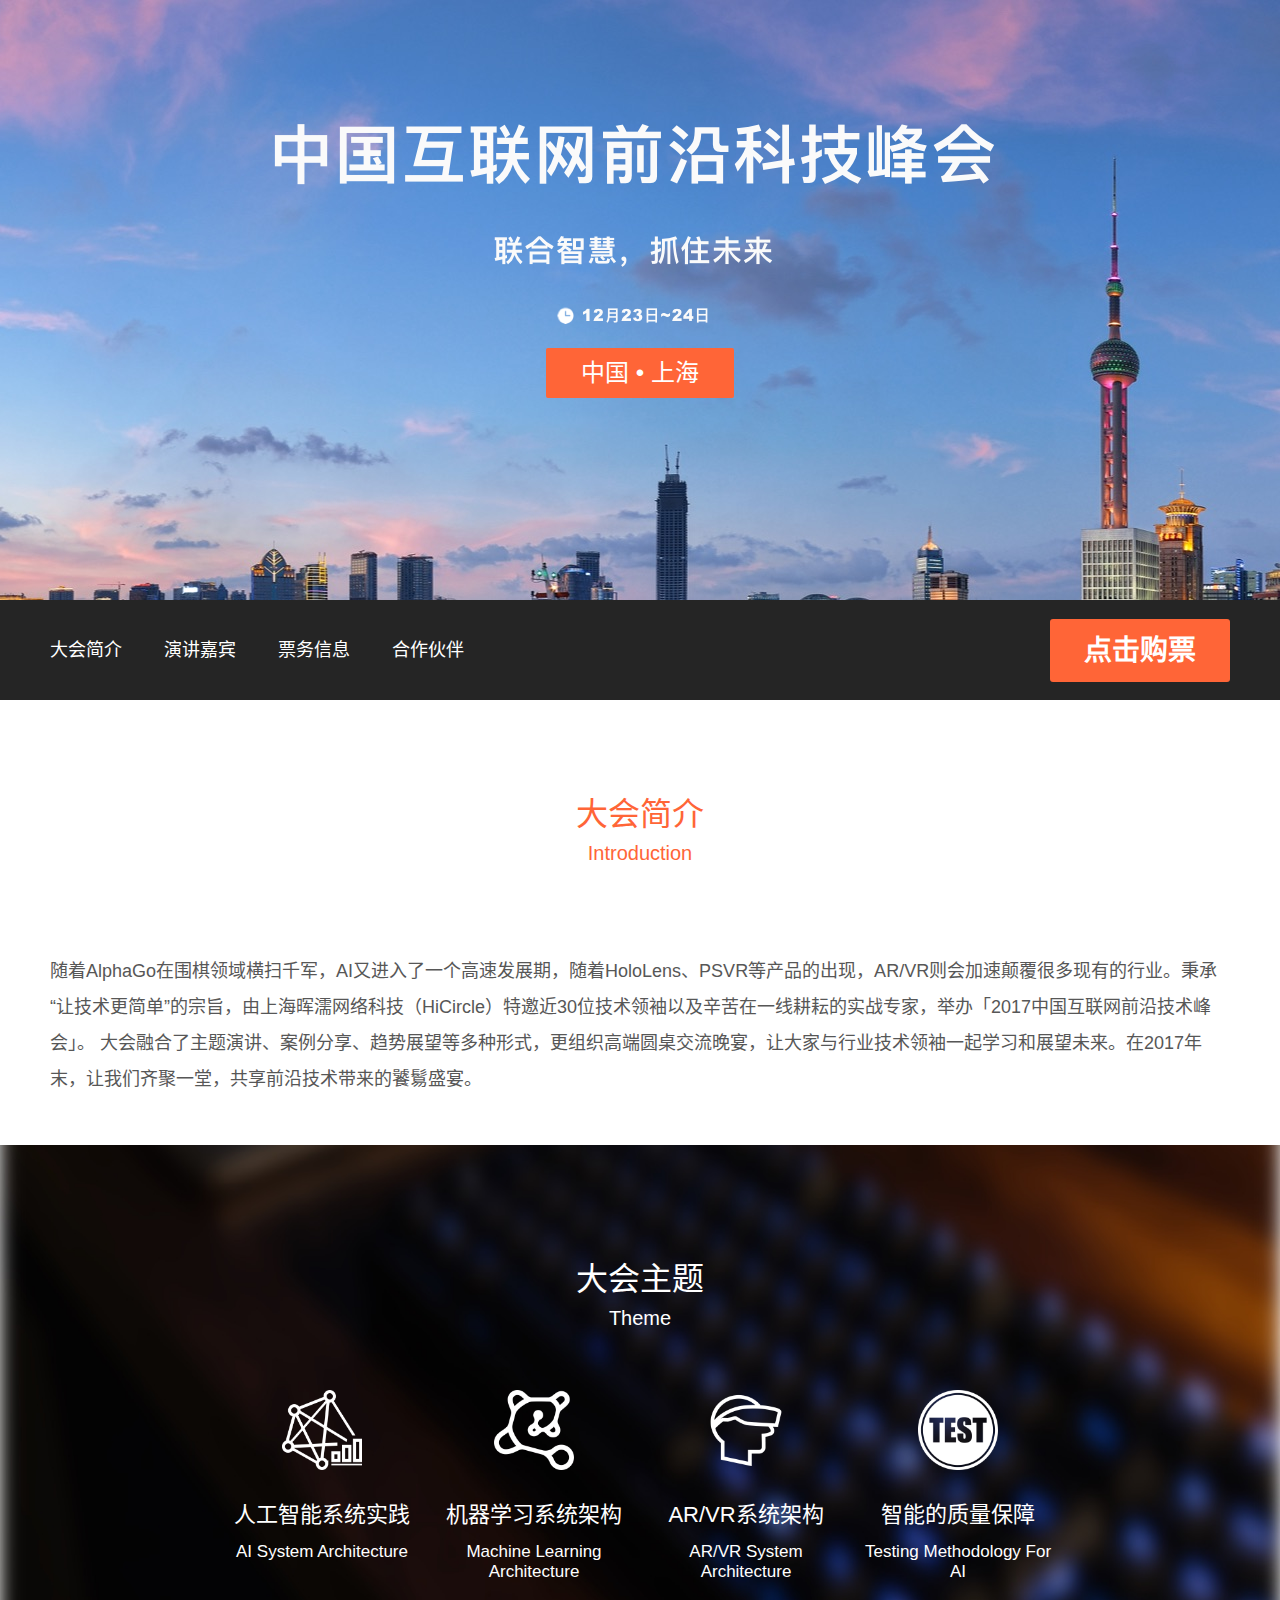
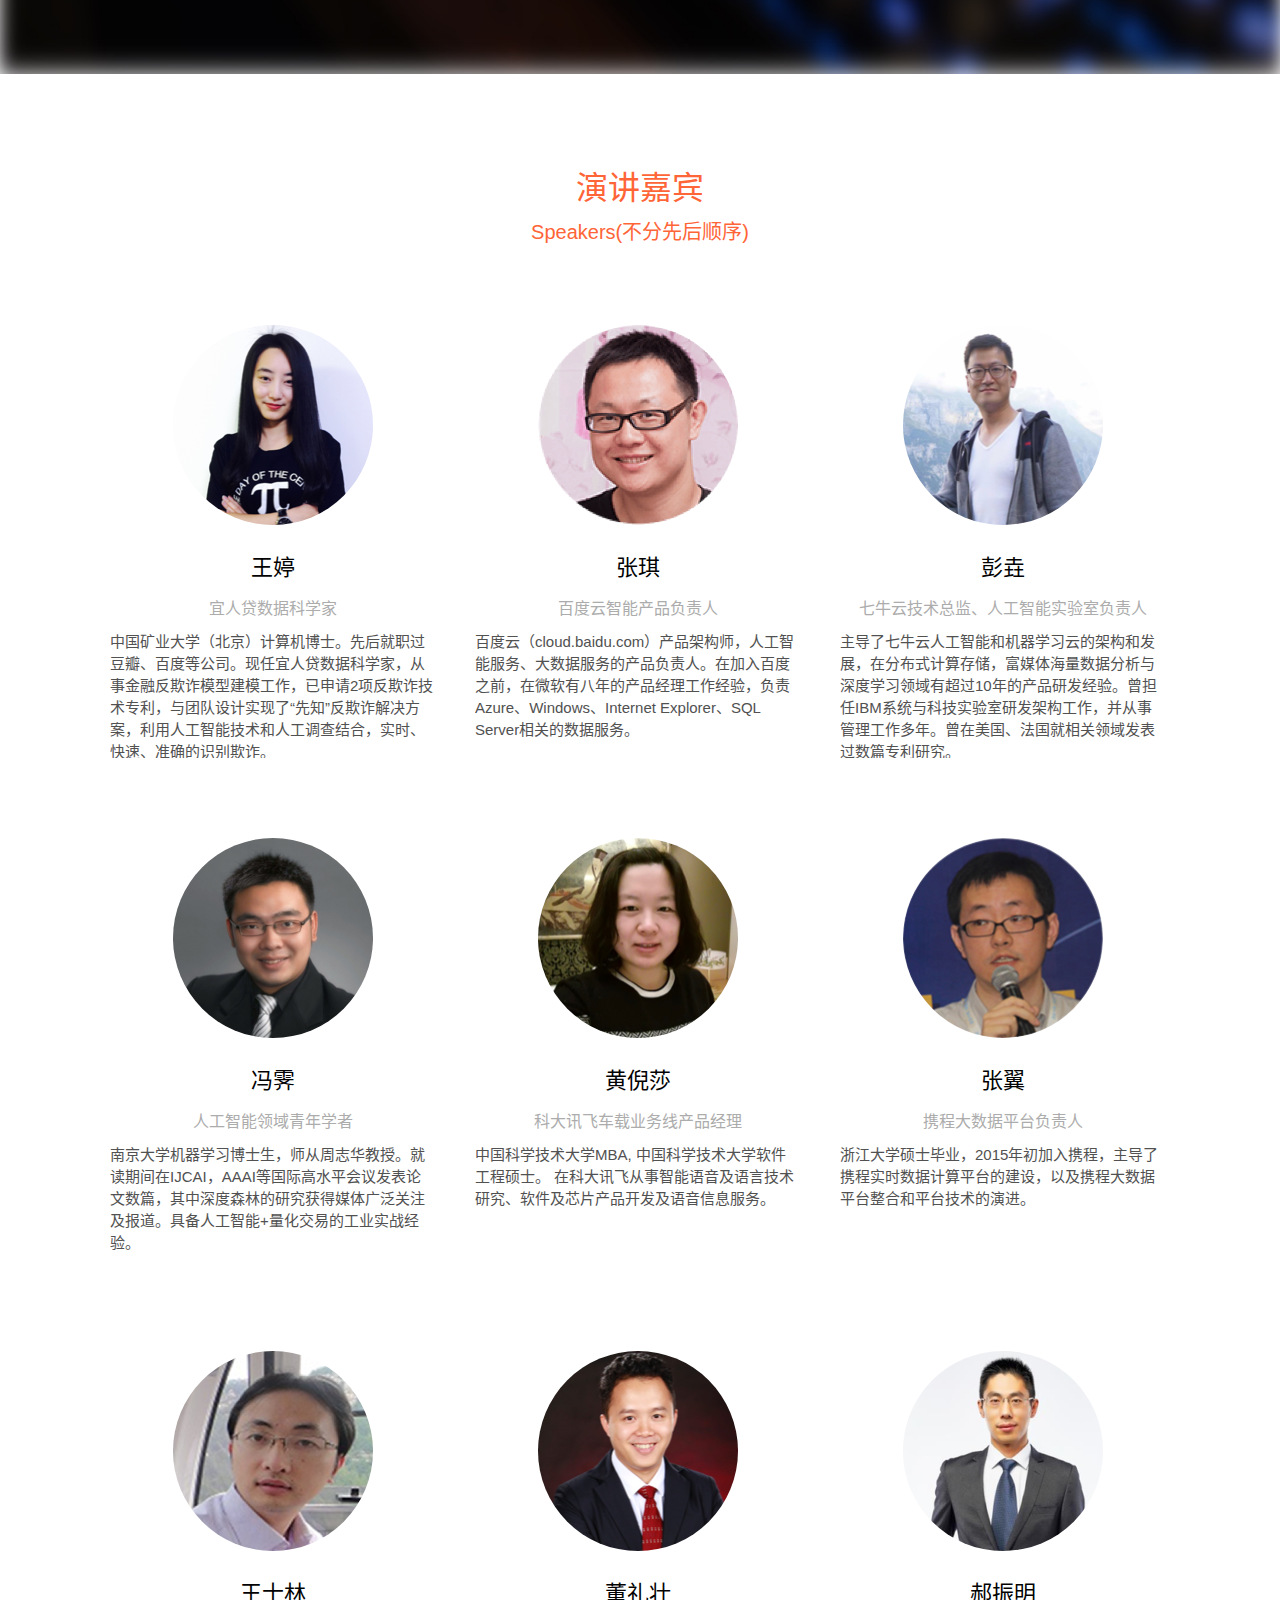
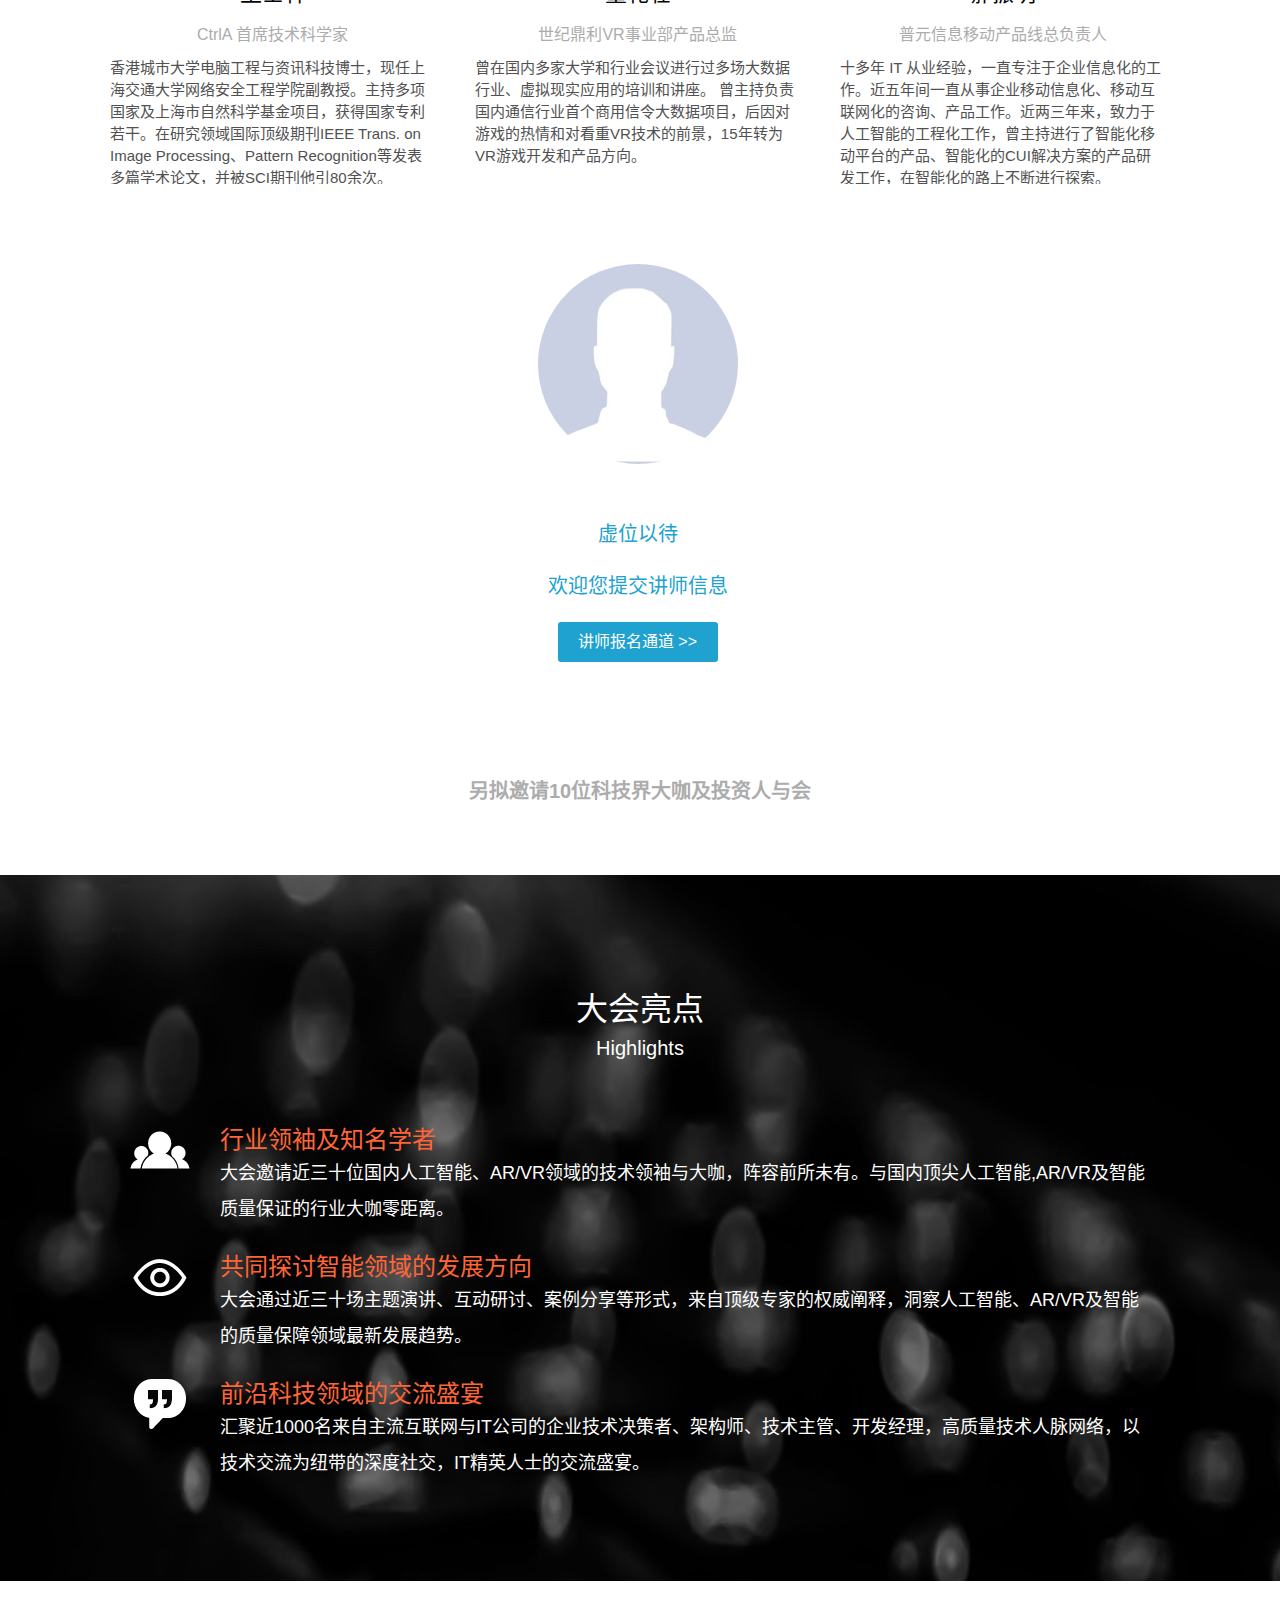
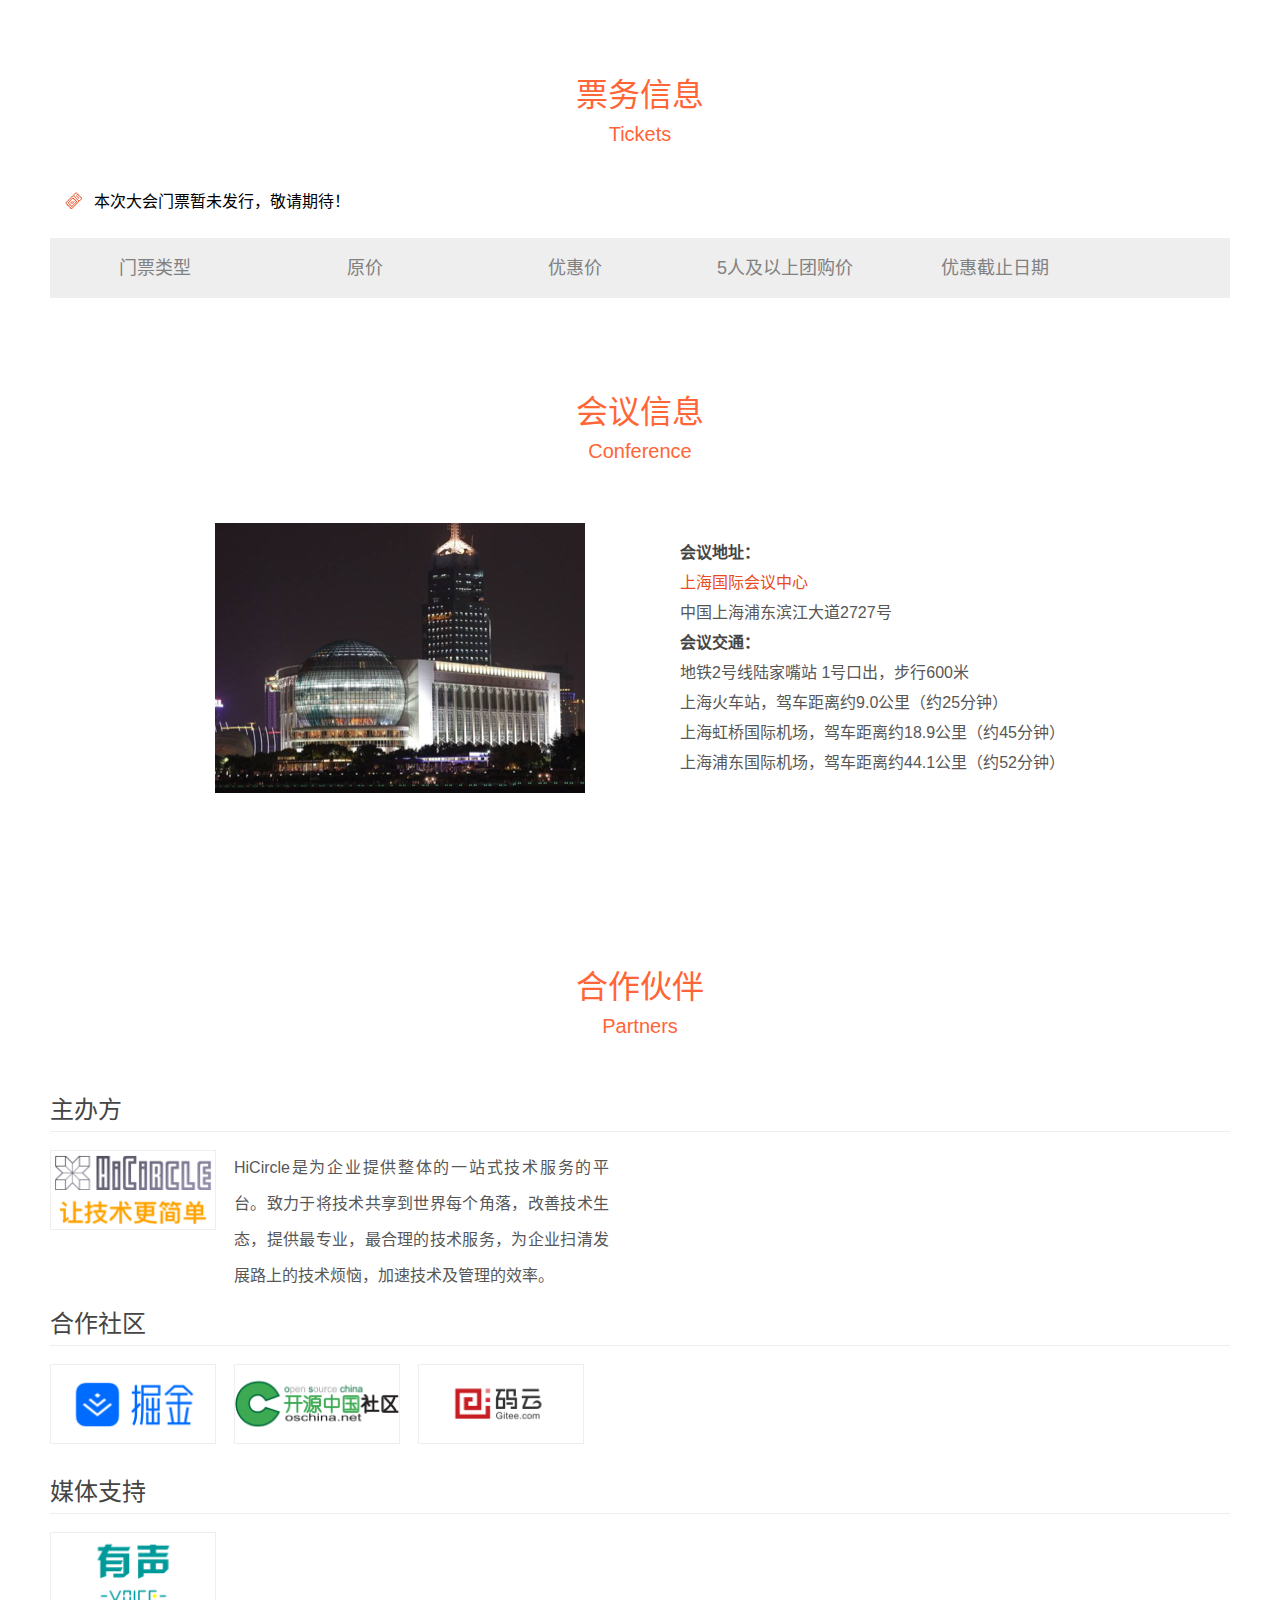
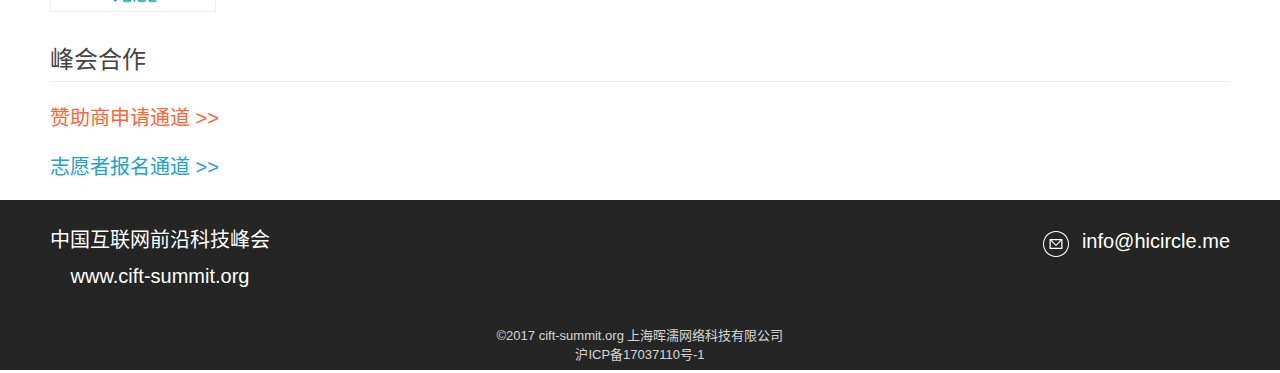
<file: index.html>
<!DOCTYPE html>
<html lang="zh-cn">
<head>
  <meta charset="UTF-8">
  <meta name="viewport" content="width=device-width, initial-scale=1">
  <title>2017中国互联网前沿科技峰会</title>
  <script src="./js/jquery.min.js"></script>
</head>
<body>
<script type="text/javascript">
  /*根据不同的客户端(这里指移动端和pc端)引入样式*/
    var includeLinkStyle = function (url) {
    var link = document.createElement('link');
    link.rel = 'stylesheet';
    link.type = 'text/css';
    link.href = url;
    document.getElementsByTagName('head')[0].appendChild(link);
  };
  var browserRedirect = function () {
    var sUserAgent = navigator.userAgent.toLowerCase();
    var bIsIpad = sUserAgent.match(/ipad/i) == "ipad";
    var bIsIphoneOs = sUserAgent.match(/iphone os/i) == "iphone os";
    var bIsMidp = sUserAgent.match(/midp/i) == "midp";
    var bIsUc7 = sUserAgent.match(/rv:1.2.3.4/i) == "rv:1.2.3.4";
    var bIsUc = sUserAgent.match(/ucweb/i) == "ucweb";
    var bIsAndroid = sUserAgent.match(/android/i) == "android";
    var bIsCE = sUserAgent.match(/windows ce/i) == "windows ce";
    var bIsWM = sUserAgent.match(/windows mobile/i) == "windows mobile";
    /* 根据不同的客户端引入样以及加载页面 */
    if (bIsIpad || bIsIphoneOs || bIsMidp || bIsUc7 || bIsUc || bIsAndroid || bIsCE || bIsWM) {
      console.log("phone");
      includeLinkStyle("./css/index-mobile.css");
      $('body').load('./index_mobile.html');
    } else {
      console.log("pc");
      includeLinkStyle("./css/index.css");
      $('body').load('./index1.html');
    }
  };
  browserRedirect();
</script>
</body>
</html>
</file>
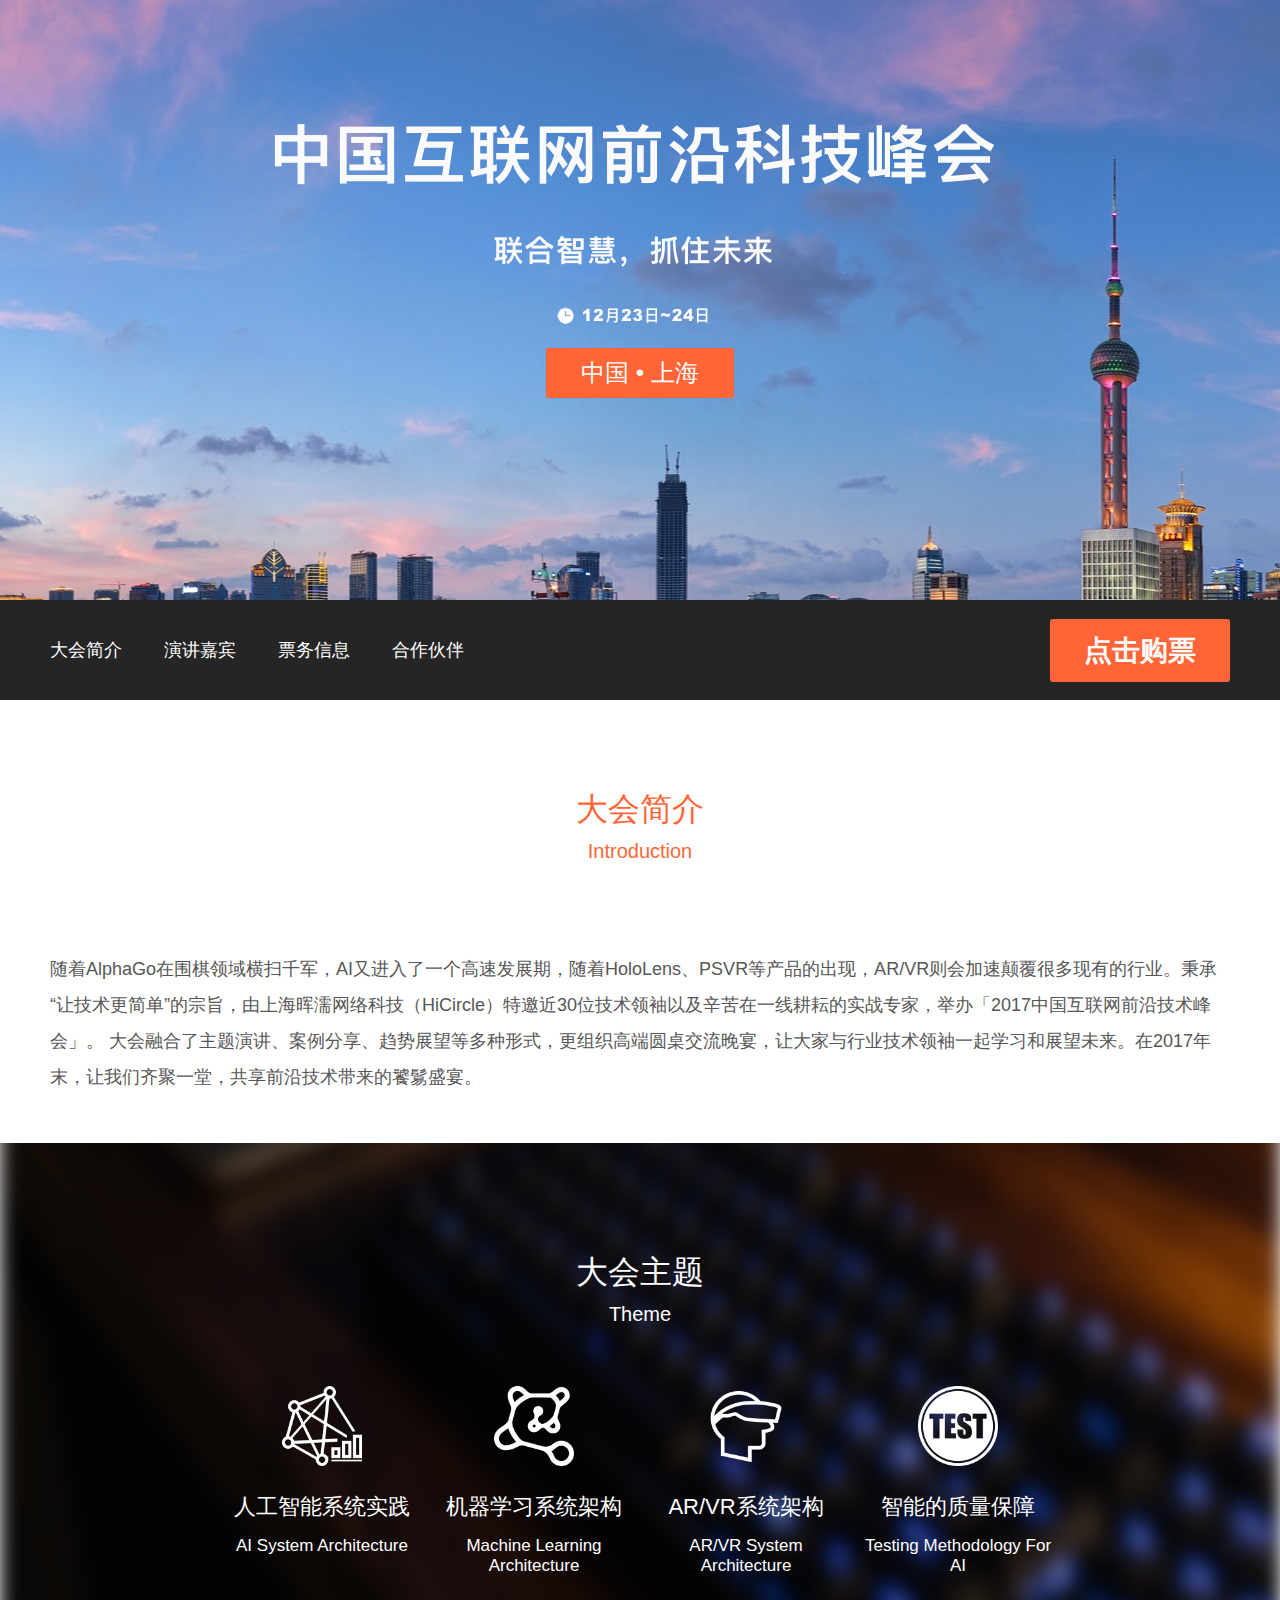
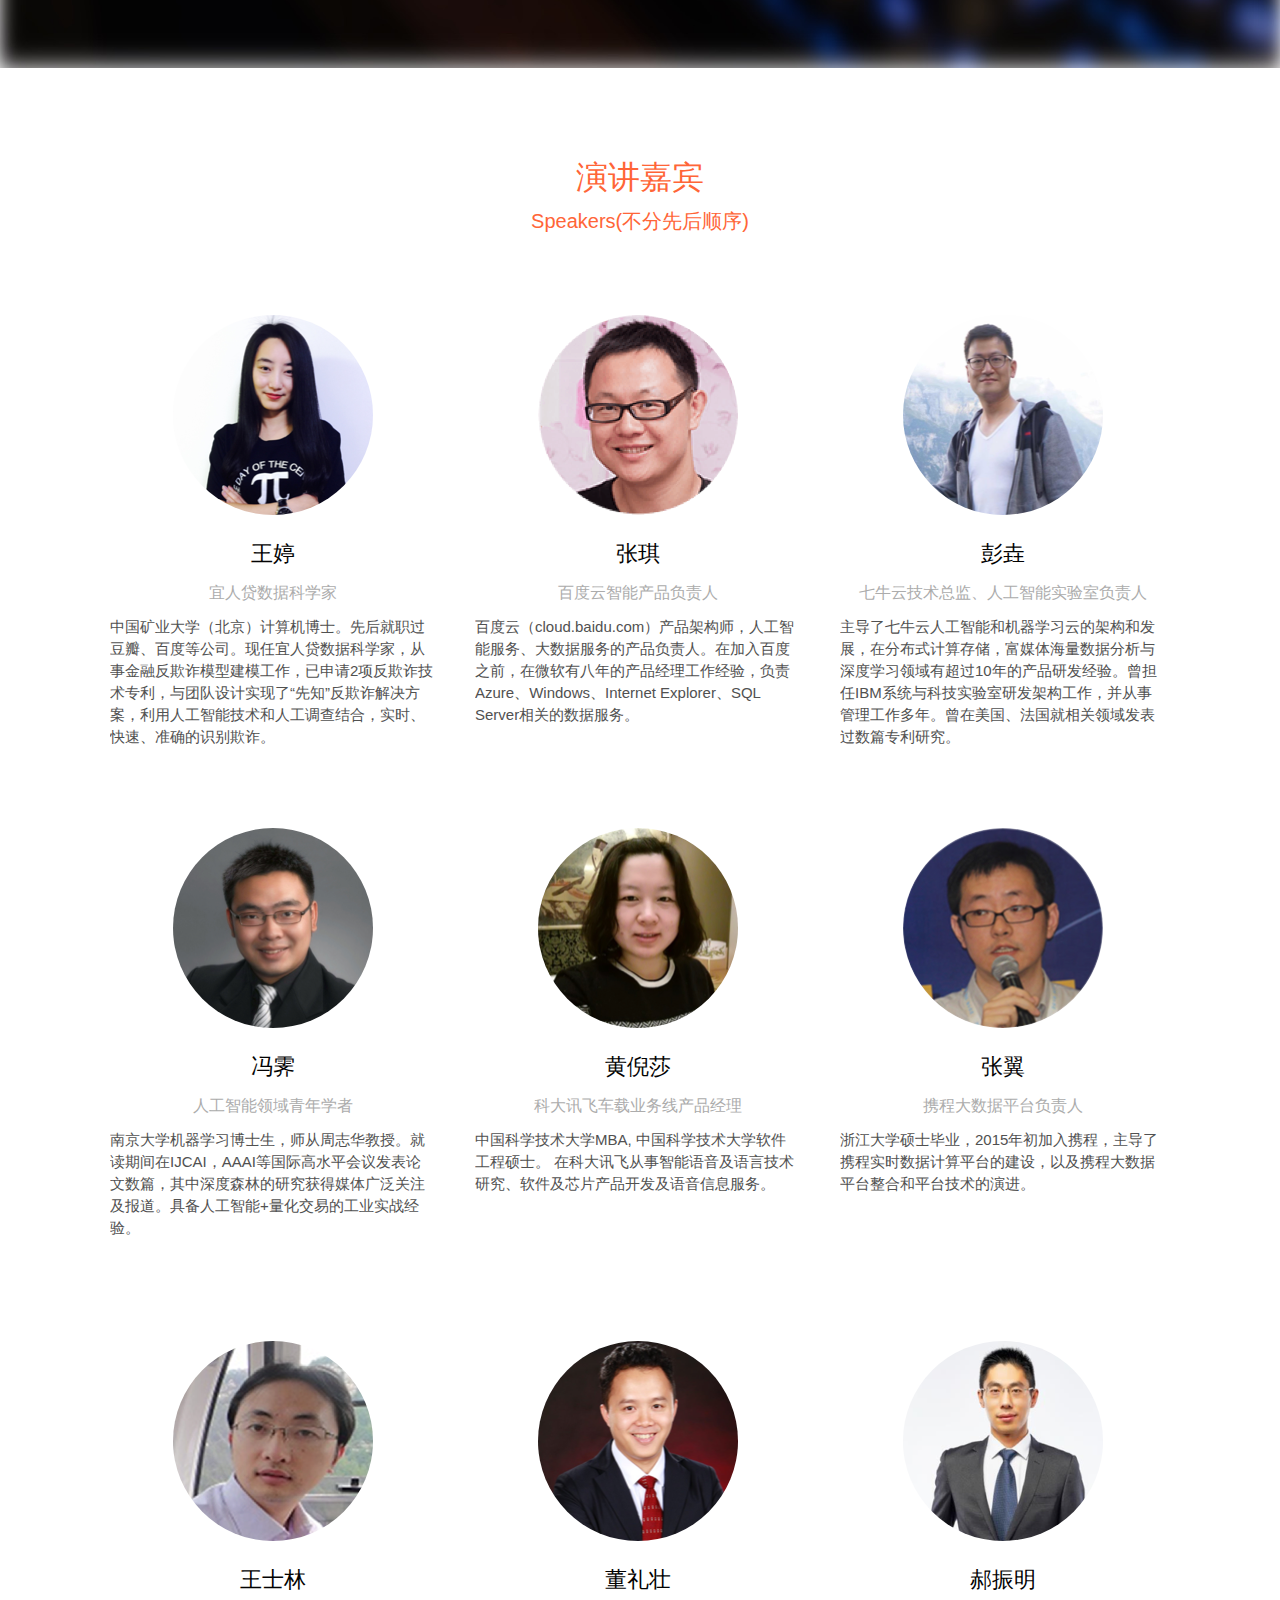
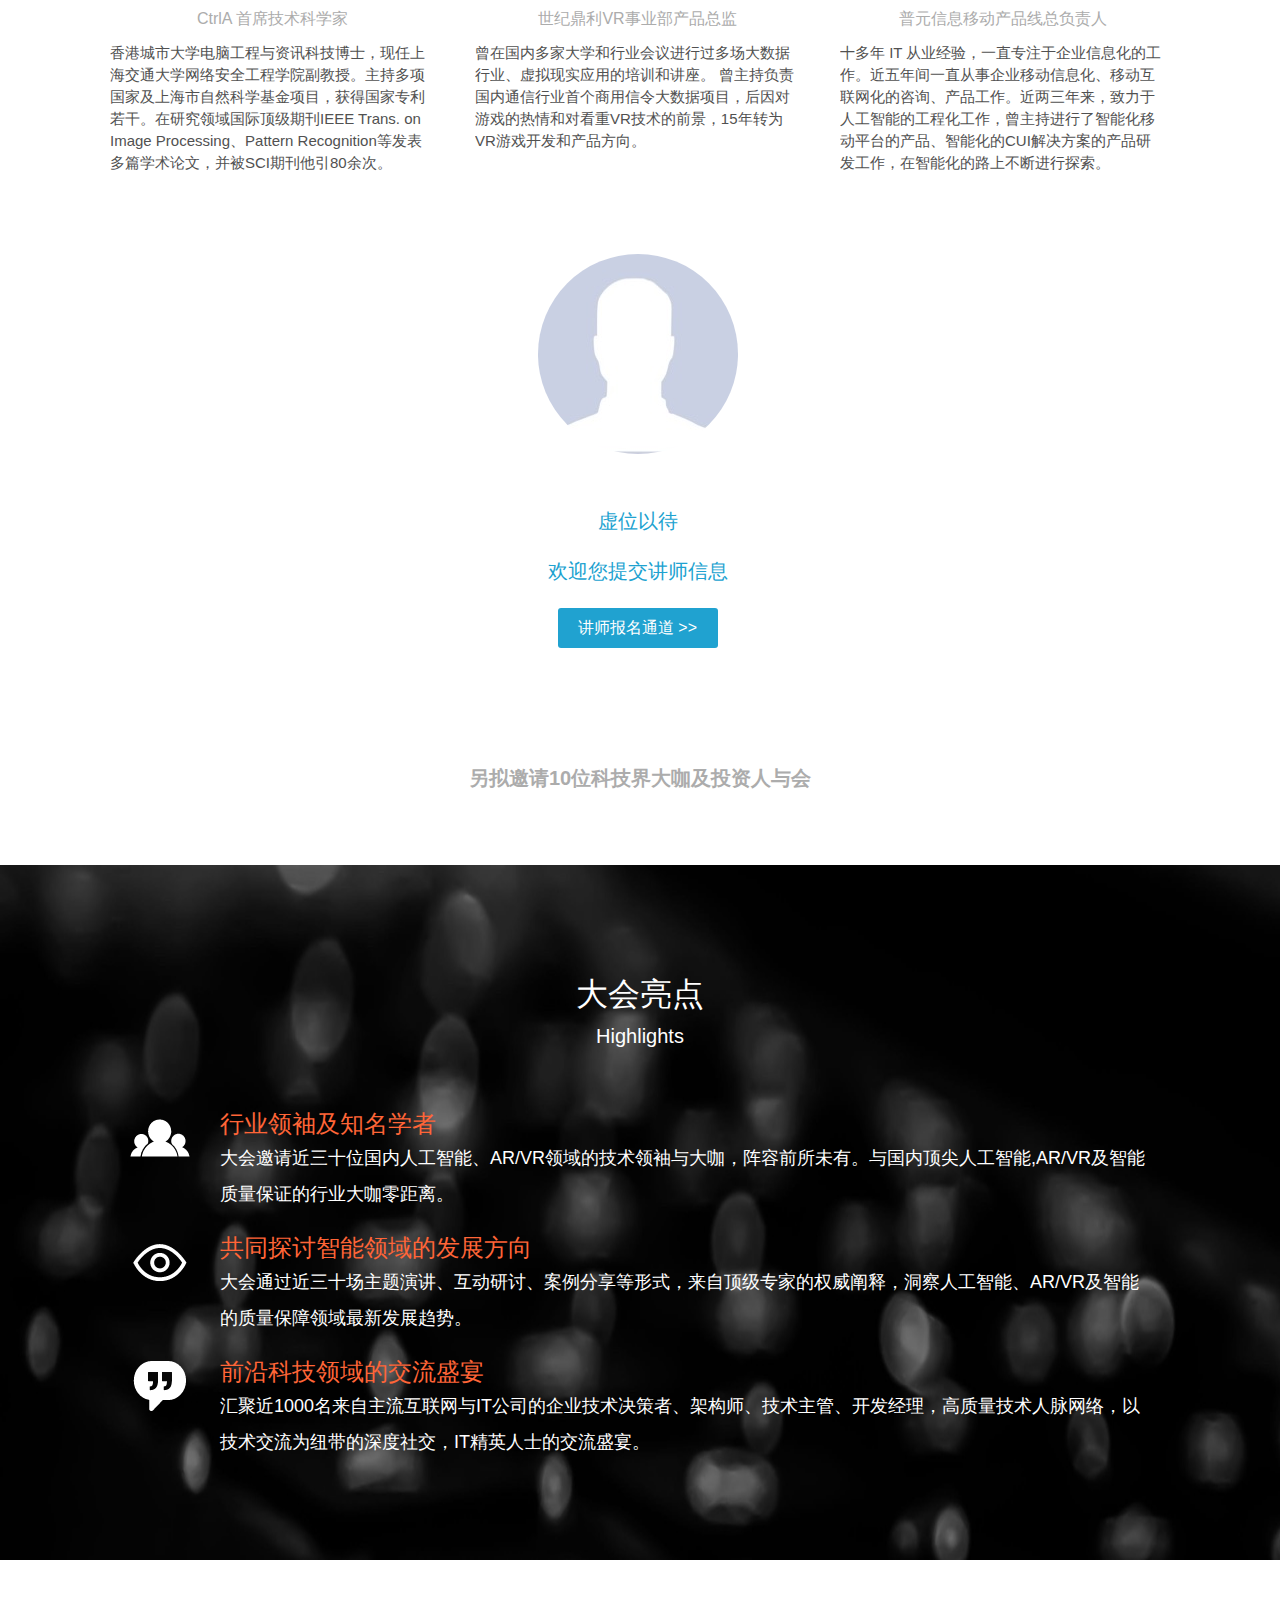
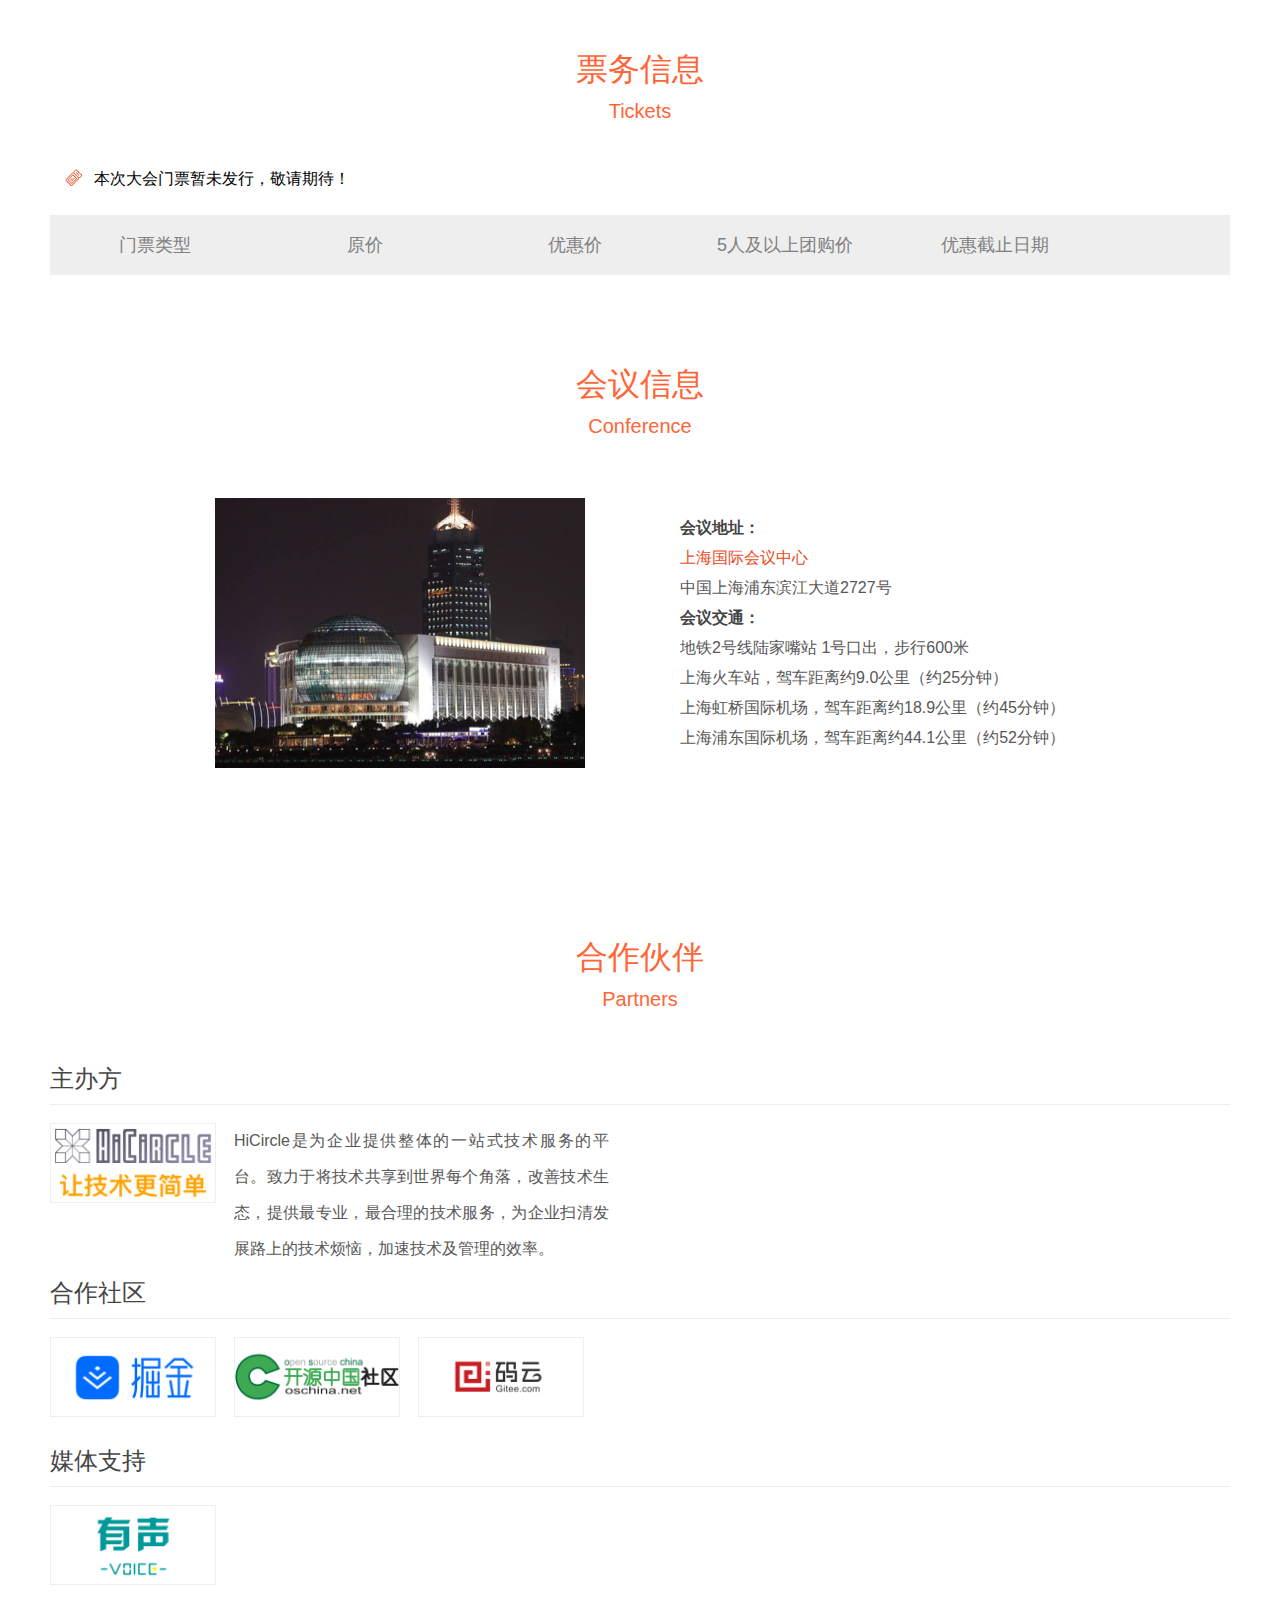
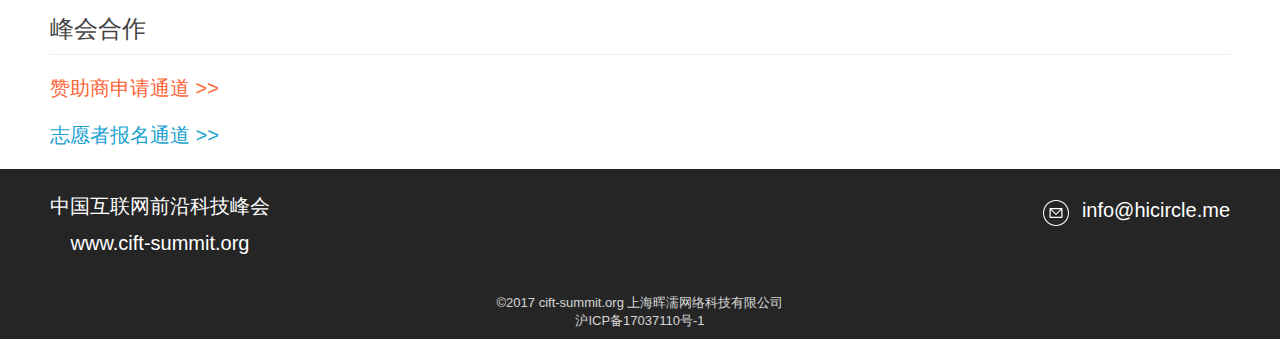
<file: index1.html>
<!DOCTYPE html>

<html>
<head>
    <meta http-equiv="Content-Type" content="text/html; charset=utf-8" />
    <meta name="viewport" content="width=device-width, initial-scale=1.0, maximum-scale=1.0" />
    <meta name="apple-mobile-web-app-capable" content="yes" />
    <meta name="format-detection" content="telephone=no" />
    <link href="./favicon.ico" rel="shortcut icon" type="image/x-icon" />

    <link href="./css/index.css" rel="stylesheet" />
    <script src="./js/jquery.min.js"></script>
    <script src="./js/index.js"></script>

    <title>2017中国互联网前沿科技峰会</title>
</head>
<body>
    <div>
        <header class="header">
            <div class="banner">
                <img class="title-img" src="./img/title5.png">
                <a href="" style="text-decoration: none">
                    <div class="banner-button">
                        <p>中国 • 上海</p>
                    </div>
                </a>
            </div>
            <div class="nav-wrapper">
                <div class="navigation" id="nav">
                    <div class="navigation-content">
                        <div class="navigation-list">
                            <div id="introduction-link" class="navigation-item"><p>大会简介</p></div>
                            <div id="speakers-link" class="navigation-item"><p>演讲嘉宾</p></div>
                            <div id="tickets-link" class="navigation-item"><p>票务信息</p></div>
                            <div id="partners-link" class="navigation-item"><p>合作伙伴</p></div>
                        </div>
                            <div class="navigation-button" style="background-color:transparent;padding: 8px 0px">
                                <a href='http://www.huodongxing.com/event/8406741811400' target="_blank" style="text-decoration:none;color:#fff"><p class="nav-button-buy-text" style="line-height:63px;background-color:#FF6537">点击购票</p></a>
                            </div>


                    </div>
                </div>
            </div>
            <a id="C1"></a>
        </header>





        <section id="introduction" class="introduction">
            <div class="title">

                <p class="maintitle">大会简介</p>
                <p class="englishtitle">Introduction</p>
            </div>
            <div class="introduction-content">
                <div class="introduction-text">
                    <p>
                        随着AlphaGo在围棋领域横扫千军，AI又进入了一个高速发展期，随着HoloLens、PSVR等产品的出现，AR/VR则会加速颠覆很多现有的行业。秉承“让技术更简单”的宗旨，由上海晖濡网络科技（HiCircle）特邀近30位技术领袖以及辛苦在一线耕耘的实战专家，举办「2017中国互联网前沿技术峰会」。
                        大会融合了主题演讲、案例分享、趋势展望等多种形式，更组织高端圆桌交流晚宴，让大家与行业技术领袖一起学习和展望未来。在2017年末，让我们齐聚一堂，共享前沿技术带来的饕鬄盛宴。
                    </p>
                </div>
            </div>
            <a id="C2"></a>
        </section>

        <div id="highlights" style="background-image: url('./img/bg2.jpg'); background-size: 100% 100%;padding:20px 0px 0px 0px;">
            <div class="title">
                <p class="maintitle" style="color:#fff">大会主题</p>
                <p class="englishtitle" style="color:#fff">Theme</p>
            </div>
            <div class="highlights-content">

                <div class="theme-content">
                    <div class="theme-content__item" style="margin-bottom: 32px;">
                    <img src="./img/big.png" class="theme-content__item__icon">
                    <p class="theme-content__item__title">人工智能系统实践</p>
                    <p class="theme-content__item__subtitle">AI System Architecture</p>
                    </div>

                    <div class="theme-content__item" style="margin-bottom: 0px;">
                    <img src="./img/learn.png" class="theme-content__item__icon">
                    <p class="theme-content__item__title">机器学习系统架构</p>
                    <p class="theme-content__item__subtitle">Machine Learning Architecture</p>
                    </div>

                    <div class="theme-content__item" style="margin-bottom: 0px;">
                    <img src="./img/AR.png" class="theme-content__item__icon">
                    <p class="theme-content__item__title">AR/VR系统架构</p>
                    <p class="theme-content__item__subtitle">AR/VR System Architecture</p>
                    </div>

                    <div class="theme-content__item" style="margin-bottom: 0px;">
                    <img src="./img/test.png" class="theme-content__item__icon">
                    <p class="theme-content__item__title">智能的质量保障</p>
                    <p class="theme-content__item__subtitle">Testing Methodology For AI</p>
                    </div>
                </div>
            </div>

        </div>

        <section id="speakers" class="speaker">
            <div class="title">
                <p class="maintitle">演讲嘉宾</p>
                <p class="englishtitle">Speakers(不分先后顺序)</p>
            </div>
            <div class="speaker-content " style="padding: 0px 0px 50px 0px;">
                <div class="speaker-content-cell">
                    <img class="speaker-content-cell-headImage" src="./img/speakers/wang.png">
                    <p class="speaker-content-cell-name">王婷</p>
                    <p class="speaker-content-cell-career">宜人贷数据科学家</p>
                    <p class="speaker-content-cell-introduction">
                        中国矿业大学（北京）计算机博士。先后就职过豆瓣、百度等公司。现任宜人贷数据科学家，从事金融反欺诈模型建模工作，已申请2项反欺诈技术专利，与团队设计实现了“先知”反欺诈解决方案，利用人工智能技术和人工调查结合，实时、快速、准确的识别欺诈。
                    </p>
                </div>
                <div class="null"></div>
                <div class="speaker-content-cell">
                    <img class="speaker-content-cell-headImage" src="./img/speakers/zhang.png">
                    <p class="speaker-content-cell-name">张琪</p>
                    <p class="speaker-content-cell-career">百度云智能产品负责人</p>
                    <p class="speaker-content-cell-introduction">
                        百度云（cloud.baidu.com）产品架构师，人工智能服务、大数据服务的产品负责人。在加入百度之前，在微软有八年的产品经理工作经验，负责Azure、Windows、Internet Explorer、SQL Server相关的数据服务。
                    </p>
                </div>
                <div class="null"></div>
                <div class="speaker-content-cell">
                    <img class="speaker-content-cell-headImage" src="./img/speakers/tutu.png">
                    <p class="speaker-content-cell-name">彭垚</p>
                    <p class="speaker-content-cell-career">七牛云技术总监、人工智能实验室负责人</p>
                    <p class="speaker-content-cell-introduction">
                        主导了七牛云人工智能和机器学习云的架构和发展，在分布式计算存储，富媒体海量数据分析与深度学习领域有超过10年的产品研发经验。曾担任IBM系统与科技实验室研发架构工作，并从事管理工作多年。曾在美国、法国就相关领域发表过数篇专利研究。
                    </p>
                </div>
                
                <div class="speaker-content-cell">
                    <img class="speaker-content-cell-headImage" src="./img/speakers/feng.png">
                    <p class="speaker-content-cell-name">冯霁</p>
                    <p class="speaker-content-cell-career">人工智能领域青年学者</p>
                    <p class="speaker-content-cell-introduction">
                        南京大学机器学习博士生，师从周志华教授。就读期间在IJCAI，AAAI等国际高水平会议发表论文数篇，其中深度森林的研究获得媒体广泛关注及报道。具备人工智能+量化交易的工业实战经验。
                    </p>
                </div>
                
                <div class="null"></div>
                <div class="speaker-content-cell">
                    <img class="speaker-content-cell-headImage" src="./img/speakers/huangnisha.png">
                    <p class="speaker-content-cell-name">黄倪莎</p>
                    <p class="speaker-content-cell-career">科大讯飞车载业务线产品经理</p>
                    <p class="speaker-content-cell-introduction">
                        中国科学技术大学MBA, 中国科学技术大学软件工程硕士。
                        在科大讯飞从事智能语音及语言技术研究、软件及芯片产品开发及语音信息服务。
                    </p>
                </div>

                <div class="null"></div>
                <div class="speaker-content-cell">
                    <img class="speaker-content-cell-headImage" src="./img/speakers/zhangyi.png">
                    <p class="speaker-content-cell-name">张翼</p>
                    <p class="speaker-content-cell-career">携程大数据平台负责人</p>
                    <p class="speaker-content-cell-introduction">
                        浙江大学硕士毕业，2015年初加入携程，主导了携程实时数据计算平台的建设，以及携程大数据平台整合和平台技术的演进。
                    </p>
                </div>

                <div class="speaker-content-cell">
                    <img class="speaker-content-cell-headImage" src="./img/speakers/huangshilin.png">
                    <p class="speaker-content-cell-name">王士林</p>
                    <p class="speaker-content-cell-career">CtrlA 首席技术科学家</p>
                    <p class="speaker-content-cell-introduction">
                        香港城市大学电脑工程与资讯科技博士，现任上海交通大学网络安全工程学院副教授。主持多项国家及上海市自然科学基金项目，获得国家专利若干。在研究领域国际顶级期刊IEEE Trans. on Image Processing、Pattern Recognition等发表多篇学术论文，并被SCI期刊他引80余次。
                    </p>
                </div>

                <div class="null"></div>
                <div class="speaker-content-cell">
                    <img class="speaker-content-cell-headImage" src="./img/speakers/dong.png">
                    <p class="speaker-content-cell-name">董礼壮</p>
                    <p class="speaker-content-cell-career">世纪鼎利VR事业部产品总监</p>
                    <p class="speaker-content-cell-introduction">
                        曾在国内多家大学和行业会议进行过多场大数据行业、虚拟现实应用的培训和讲座。
                        曾主持负责国内通信行业首个商用信令大数据项目，后因对游戏的热情和对看重VR技术的前景，15年转为VR游戏开发和产品方向。
                    </p>
                </div>

                <div class="null"></div>
                <div class="speaker-content-cell">
                    <img class="speaker-content-cell-headImage" src="./img/speakers/hao.png">
                    <p class="speaker-content-cell-name">郝振明</p>
                    <p class="speaker-content-cell-career">普元信息移动产品线总负责人</p>
                    <p class="speaker-content-cell-introduction">
                        十多年 IT 从业经验，一直专注于企业信息化的工作。近五年间一直从事企业移动信息化、移动互联网化的咨询、产品工作。近两三年来，致力于人工智能的工程化工作，曾主持进行了智能化移动平台的产品、智能化的CUI解决方案的产品研发工作，在智能化的路上不断进行探索。
                    </p>
                </div>

                <div class="speaker-content-cell">
                    
                    <p class="speaker-content-cell-name"></p>
                    <p class="speaker-content-cell-career"></p>
                    <p class="speaker-content-cell-introduction">
                    </p>
                </div>

                <div class="null"></div>
                <div class="speaker-content-cell">
                    <img class="speaker-content-cell-headImage" src="./img/speakers/xuwei.jpg">
                    <p class="speaker-content-cell-name"> </p>
                    <p class="speaker-content-cell-career"> </p>
                    <p class="speaker-content-cell-introduction" style="text-align:center">
                    <p style="font-size:20px;color:#20A2D0;margin-top: 30px">
                        虚位以待 <br><br>
                        欢迎您提交讲师信息<br><br>
                        <div class="post-button">
                            <a href="https://jinshuju.net/f/EqH1eI" target="_blank" style="text-decoration:none;color:#fff">讲师报名通道 >> </a>
                        </div>
                    </p>
                </div>
            </div>

            <!-- <div class="title">
                <p class="maintitle">特邀嘉宾</p>
                <p class="englishtitle">Special Guest</p>
            </div>
            <div class="speaker-content " style="padding: 0px 0px 0px 0px;">
                <div class="speaker-content-cell">
                    <img class="speaker-content-cell-headImage" src="./img/speakers/simon.png">
                    <p class="speaker-content-cell-name">龚世海</p>
                    <p class="speaker-content-cell-career">HiCTO 创始人&CEO, 原大众点评网CTO</p>
                </div>
                <div class="null"></div>
                <div class="speaker-content-cell">
                    <img class="speaker-content-cell-headImage" src="./img/speakers/xuhua.png">
                    <p class="speaker-content-cell-name">徐华</p>
                    <p class="speaker-content-cell-career">网名"歪叔", 互联网教育资深人士、投资人</p>
                </div>
                <div class="null"></div>
                <div class="speaker-content-cell">
                    <img class="speaker-content-cell-headImage" src="./img/speakers/xiaoliang.png">
                    <p class="speaker-content-cell-name">潘晓良</p>
                    <p class="speaker-content-cell-career">HiCTO 合伙人, 原百姓网CTO</p>
                </div>
            </div> -->
            <div class="title" style="color:#acacac;margin-top:28px;height:100px;font-weight:800;font-size:20px;">
                另拟邀请10位科技界大咖及投资人与会
            </div>
        </section>


        <div id="highlights" style="background-image: url('./img/bg3.jpg'); background-size: 100% 100%;padding:20px 0px 0px 0px;">
            <div class="title">
                <p class="maintitle" style="color:#fff">大会亮点</p>
                <p class="englishtitle" style="color:#fff">Highlights</p>
            </div>
            <div class="highlights-content">

                <div class="highlights-cell">
                    <img src="./img/hilights/leader1.png">
                    <div class="highlights-cell-right">
                        <p class="highlights-cell-title">行业领袖及知名学者</p>
                        <p class="highlights-cell-content" style="color: white">
                        大会邀请近三十位国内人工智能、AR/VR领域的技术领袖与大咖，阵容前所未有。与国内顶尖人工智能,AR/VR及智能质量保证的行业大咖零距离。</p>
                    </div>
                </div>
                <div class="highlights-cell">
                    <img src="./img/hilights/test1.png">
                    <div class="highlights-cell-right">
                        <p class="highlights-cell-title">共同探讨智能领域的发展方向</p>
                        <p class="highlights-cell-content" style="color: white">大会通过近三十场主题演讲、互动研讨、案例分享等形式，来自顶级专家的权威阐释，洞察人工智能、AR/VR及智能的质量保障领域最新发展趋势。</p>
                    </div>
                </div>
                <div class="highlights-cell">
                    <img src="./img/hilights/share1.png">
                    <div class="highlights-cell-right">
                        <p class="highlights-cell-title">前沿科技领域的交流盛宴</p>
                        <p class="highlights-cell-content" style="color: white">
                        汇聚近1000名来自主流互联网与IT公司的企业技术决策者、架构师、技术主管、开发经理，高质量技术人脉网络，以技术交流为纽带的深度社交，IT精英人士的交流盛宴。</p>
                    </div>
                </div>
            </div>

        </div>

        <section id="tickets" class="ticket">
            <div class="title">
                <p class="maintitle">票务信息</p>
                <p class="englishtitle">Tickets</p>
            </div>
            <div class="ticket-star">
                <img class="ticket-star-img" src="./img/ticket.png">
                <p class="ticket-star-text">  本次大会门票暂未发行，敬请期待！ </p>
            </div>

            <div class="ticket-table-content">
                <div class="ticket-table">
                    <div class="ticket-table-title">
                        <div class="table-title-item"><p>门票类型</p></div>
                        <div class="table-title-item"><p>原价</p></div>
                        <div class="table-title-item"><p>优惠价</p></div>
                        <div class="table-title-item"><p>5人及以上团购价</p></div>
                        <div class="table-title-item"><p>优惠截止日期</p></div>
                    </div>
                </div>
            </div>
        </section>



        <section id="conference" class="conference">
            <div class="title">
                <p class="maintitle">会议信息</p>
                <p class="englishtitle">Conference</p>
            </div>
            <div class="highlights-content">
                <div class="location">
                    <img src="./img/bj.jpg" class="location_icon">
                    <div class="conference-info">
                        <div>
                            <p class="conference-info-title">会议地址：</p>
                            <p><span style="color:#e94a23;font-weight:500">上海国际会议中心</span></p>
                            <p>中国上海浦东滨江大道2727号</p>
                        </div>
                        <div>
                            <p class="conference-info-title">会议交通：</p>
                            <p>地铁2号线陆家嘴站 1号口出，步行600米</p>
                            <p>上海火车站，驾车距离约9.0公里（约25分钟）</p>
                            <p>上海虹桥国际机场，驾车距离约18.9公里（约45分钟）</p>
                            <p>上海浦东国际机场，驾车距离约44.1公里（约52分钟）</p>
                        </div>
                        <div>
                        </div>
                    </div>
                </div>
            </div>


        </section>



        <section id="partners" class="partner">
            <div class="title">
                <p class="maintitle">合作伙伴</p>
                <p class="englishtitle">Partners</p>
            </div>
            <div class="partner-content">
                <div class="partner-category">
                    <div class="partner-category-title">
                        <p class="partner-category-name">主办方</p>
                    </div>
                    <div class="partners">
                        <a href="http://www.hicircle.me" target="_blank"><img class="partner-viplogo" src="./img/logo.png"></a>
                        <p class="partner-viptext">
                            HiCircle是为企业提供整体的一站式技术服务的平台。致力于将技术共享到世界每个角落，改善技术生态，提供最专业，最合理的技术服务，为企业扫清发展路上的技术烦恼，加速技术及管理的效率。
                        </p>
                    </div>
                </div>
                <div class="partner-category">
                    <div class="partner-category-title">
                        <p class="partner-category-name">合作社区</p>
                    </div>
                    <div class="partners">
                        <img class="partner-logo" src="./img/corps/juejin.png">
                        <img class="partner-logo" src="./img/corps/oschina.png">
                        <img class="partner-logo" src="./img/corps/mayun.png">
                    </div>
                </div>

                <div class="partner-category">
                    <div class="partner-category-title">
                        <p class="partner-category-name">媒体支持</p>
                    </div>
                    <div class="partners">
                        <img class="partner-logo" src="./img/corps/voice.png">
                    </div>
                </div>

                <div class="partner-category-block">
                    <div class="partner-category-title">
                        <p class="partner-category-name">峰会合作</p>
                    </div>
                    <a href="./sponsor.html" class="partner-category-entry">赞助商申请通道 >> </a>
                    <a href="https://jinshuju.net/f/Lr8jbZ" class="partner-category-entry" style="color:#20A2D0">志愿者报名通道 >> </a>
                </div>
            </div>

        </section>



        <footer class="footer" style="height: 170px;text-align: center;">
            <div class="footer-content">
                <div class="footer-part1">
                    <p class="footer-name">中国互联网前沿科技峰会</p>
                    <a class="footer-link" href="/"><p class="footer-url">www.cift-summit.org</p></a>
                </div>
                <div class="footer-part2">
                    <div class="footer-row1">
                        <div class="footer-row1-item">
                            <p class="footer-text">info@hicircle.me</p>
                            <img class="footer-img" src="./img/footer-mail.png">
                        </div>
                    </div>
                </div>
             </div>   
             <div class="footer-content" style="height: 55px">
                <div class="footer-row3">
                    <p>
                        ©2017 <a class="footer-link" href="/">cift-summit.org</a>
                        <span>上海晖濡网络科技有限公司</span>
                        <br>
                        <a target="_blank" href="http://www.miitbeian.gov.cn" style="text-decoration:none;color:#fff">沪ICP备17037110号-1</a>
                    </p>
                </div>
            </div>
        </footer>
    </div>
</body>
</html>
</file>
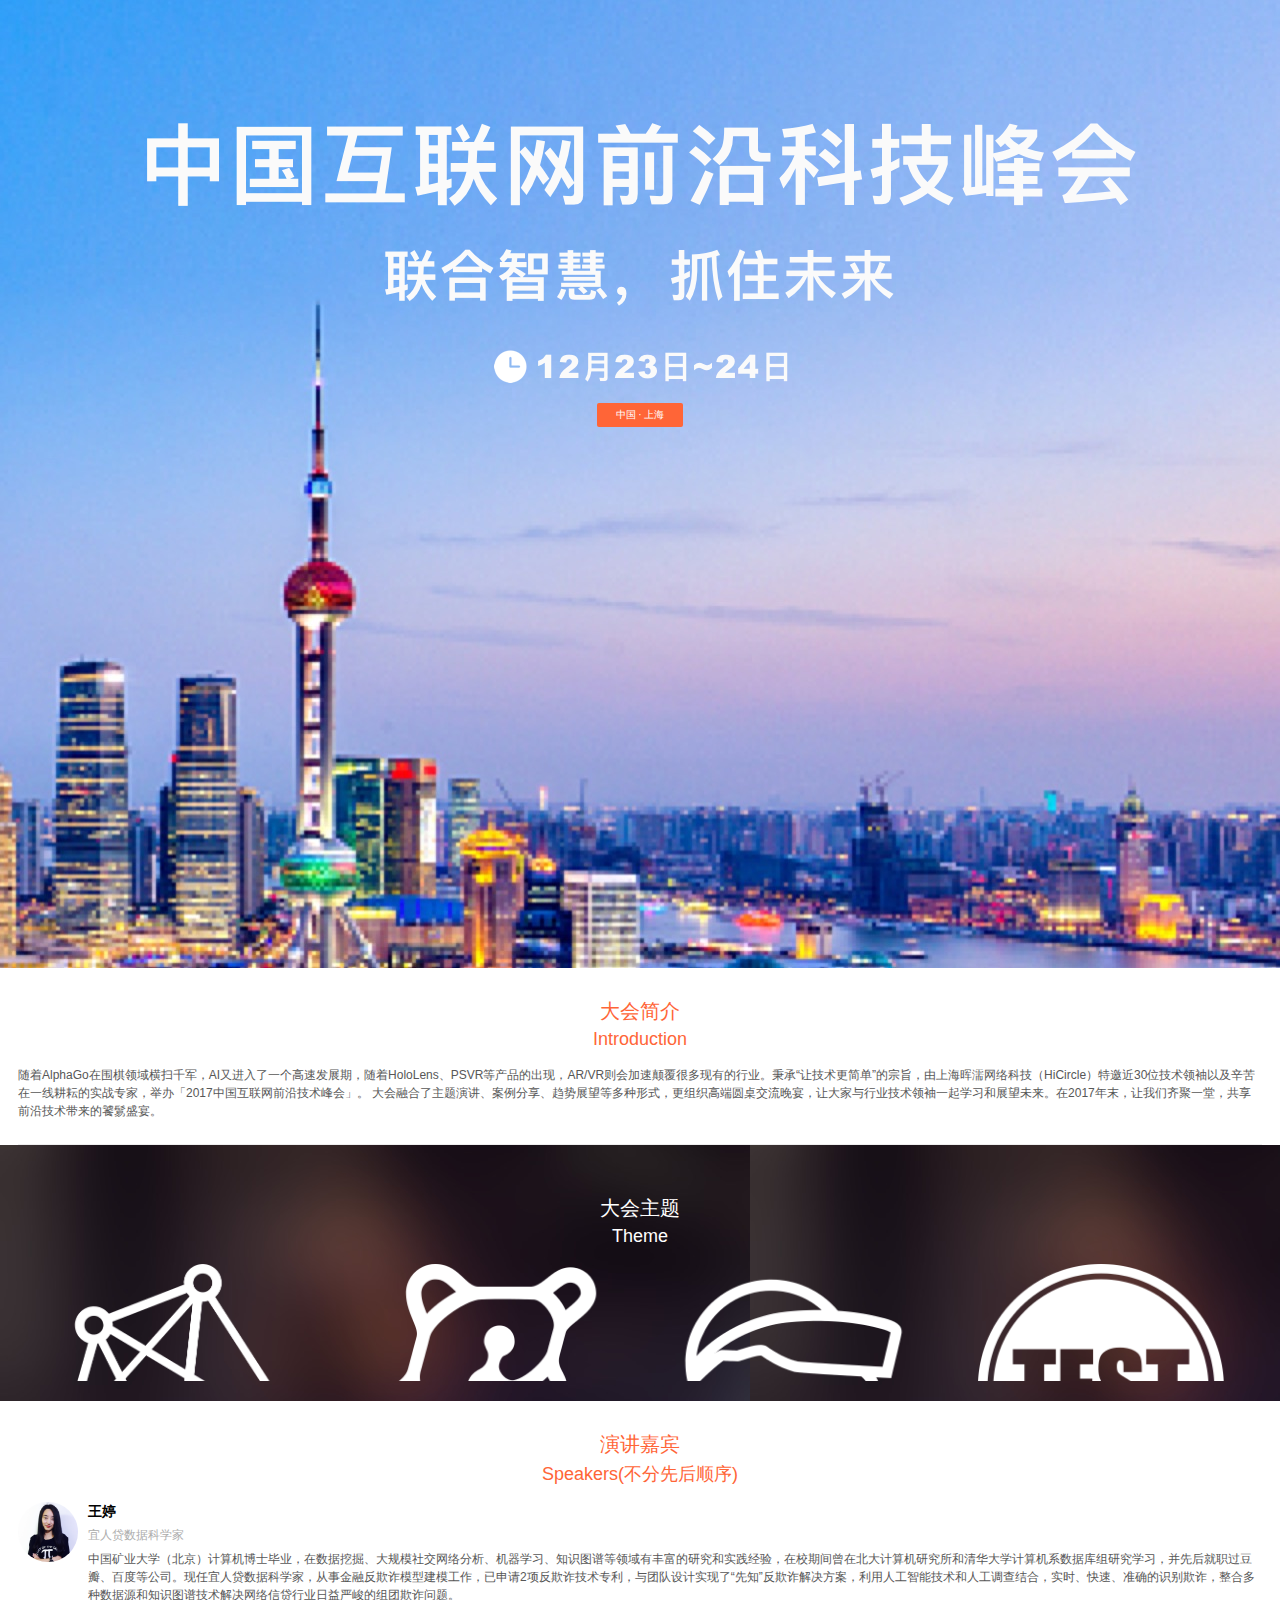
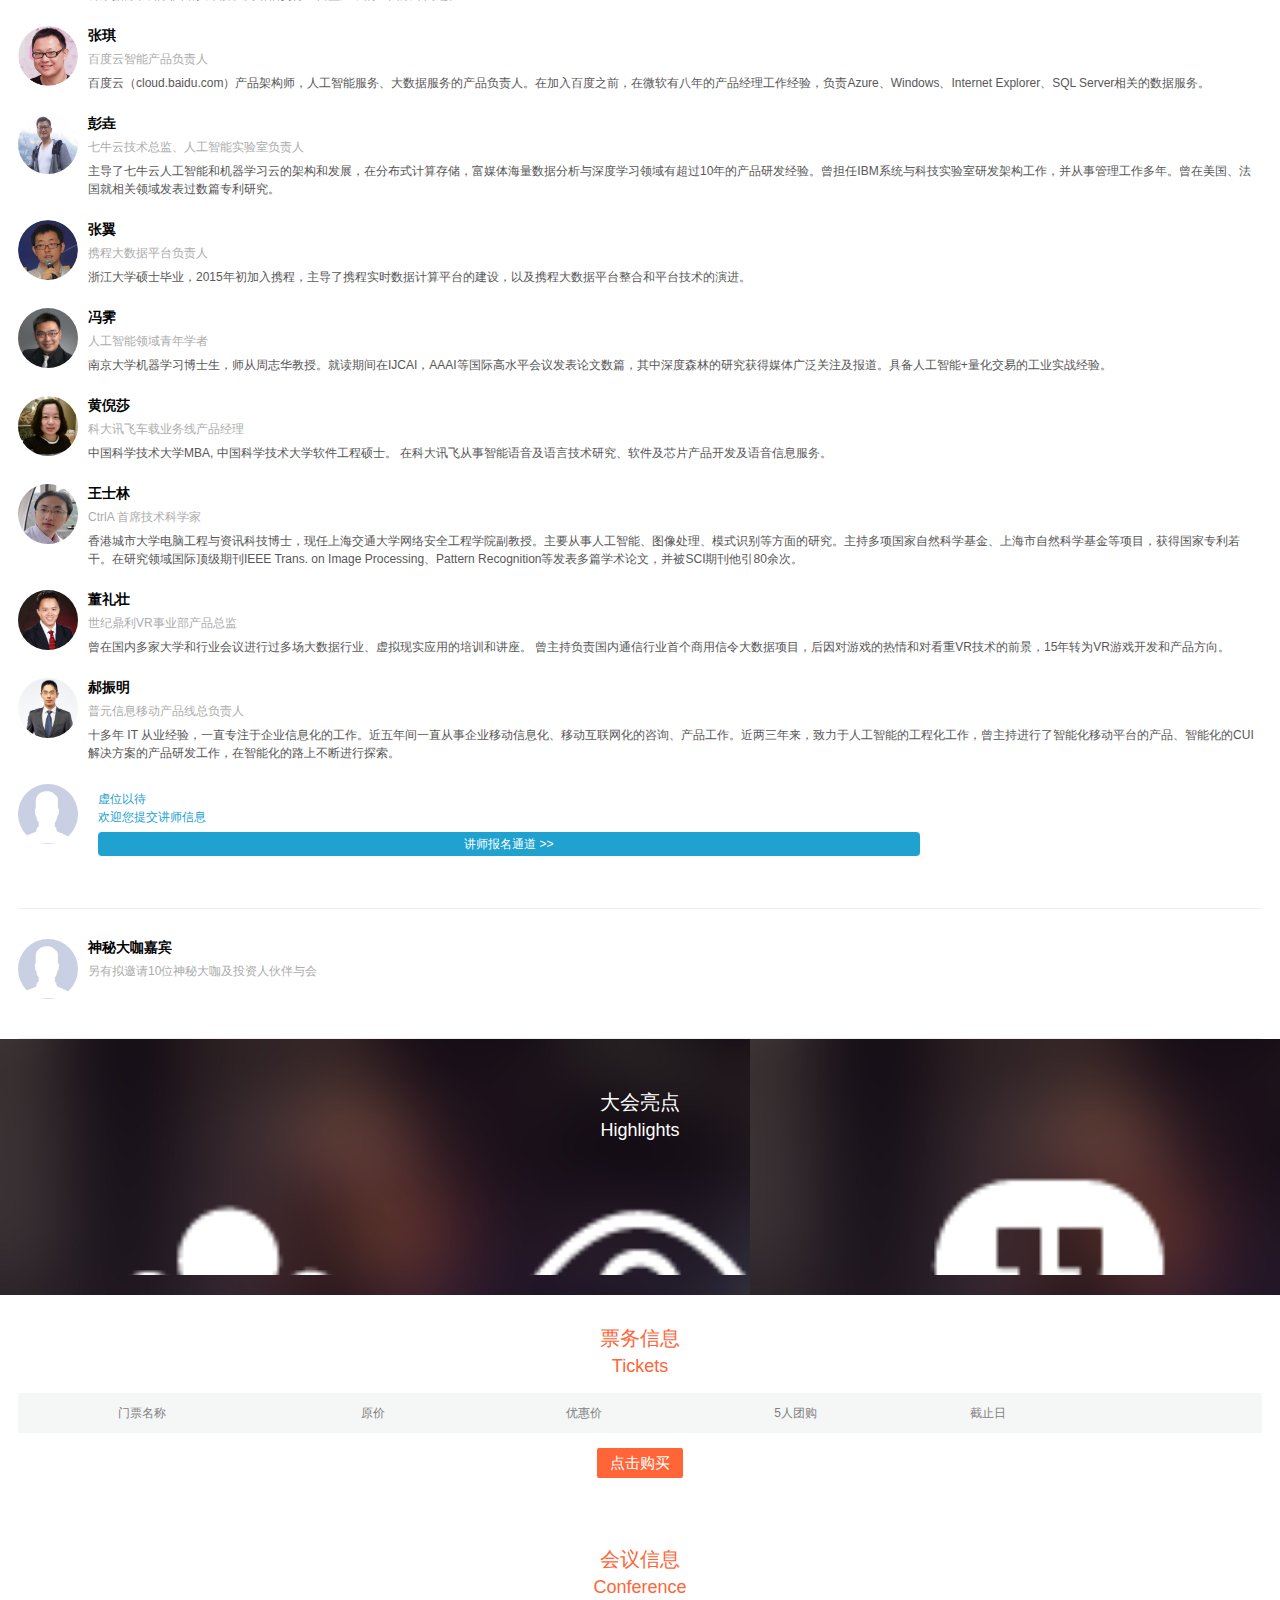
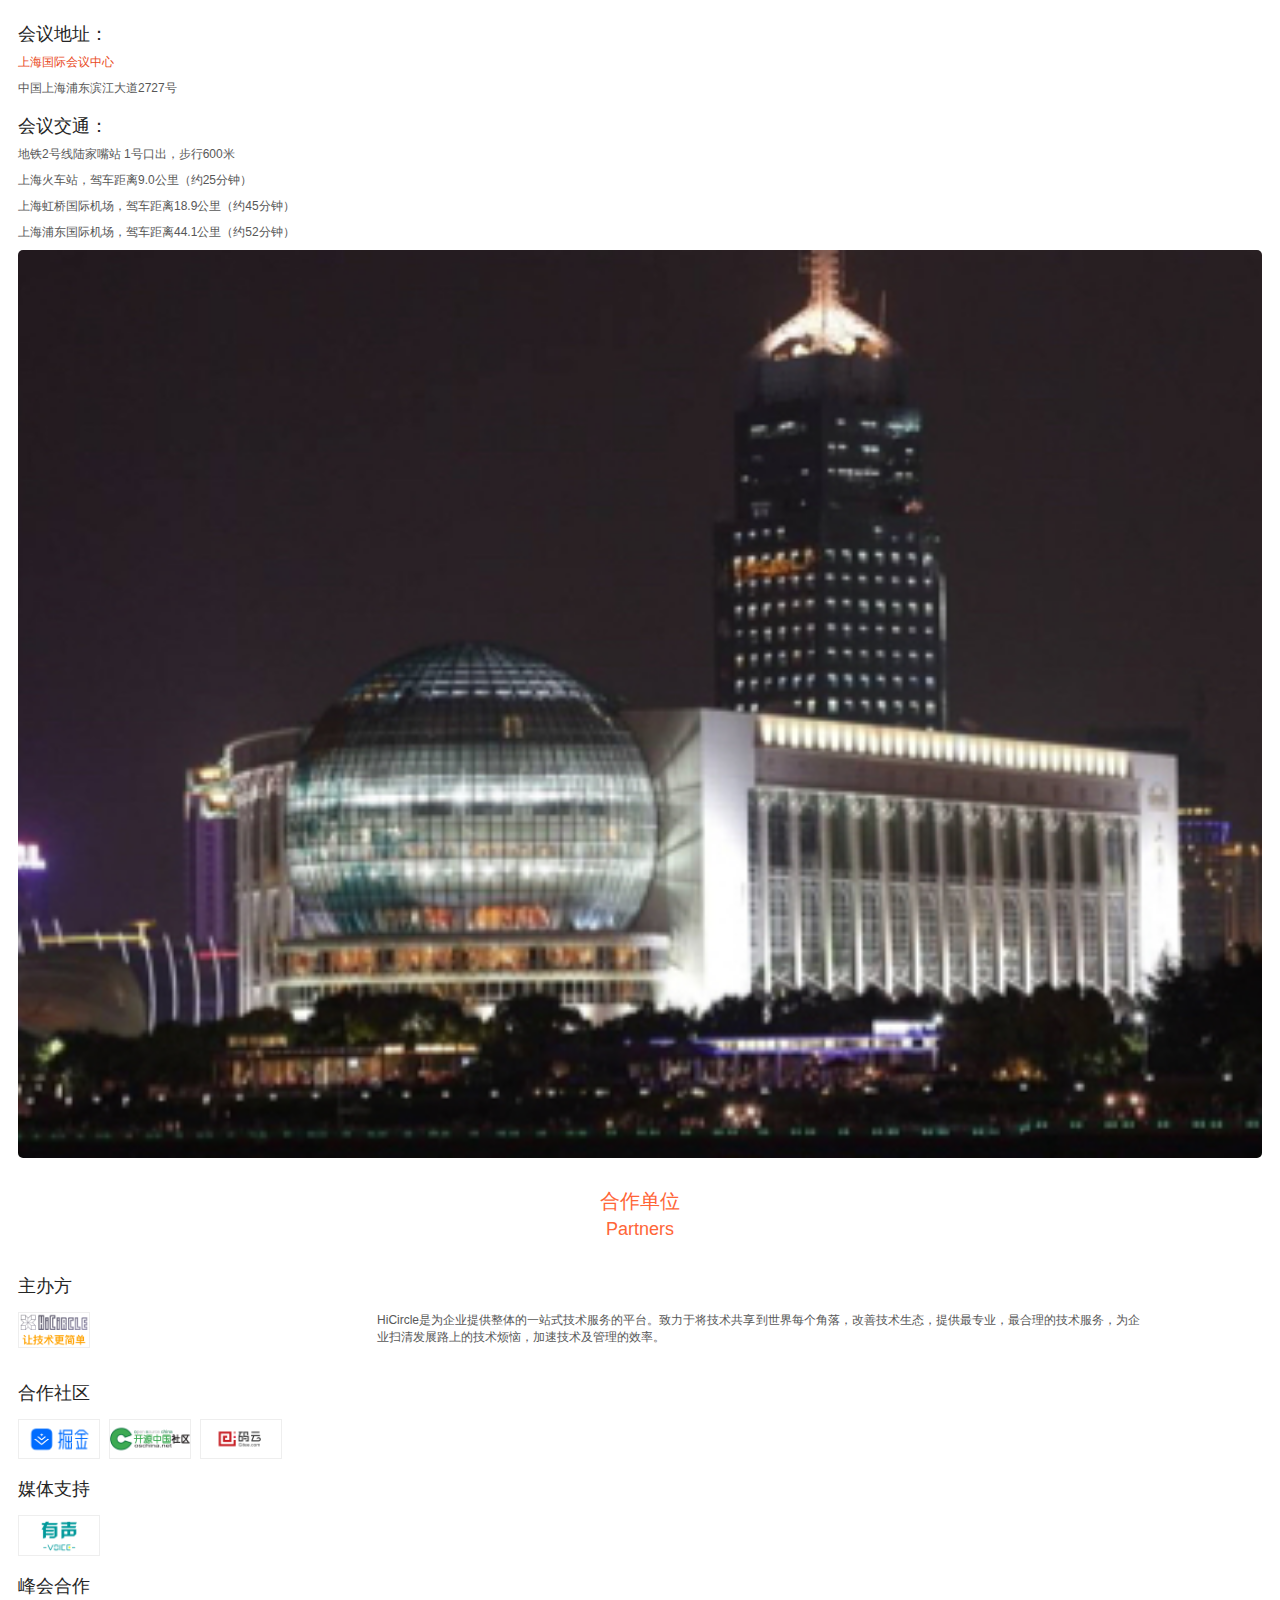
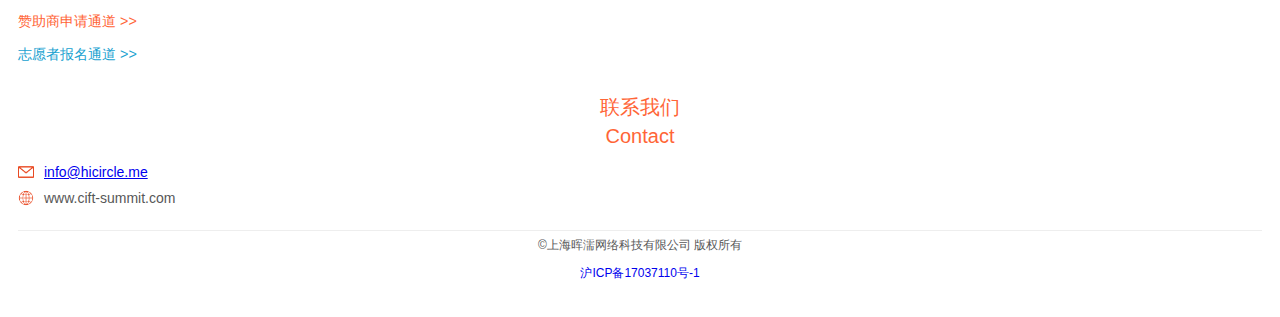
<file: index_mobile.html>
<html><head>
    <meta http-equiv="Content-Type" content="text/html; charset=utf-8">
    
    <meta name="viewport" content="width=device-width, initial-scale=1.0, maximum-scale=1.0">
    
    <meta name="apple-mobile-web-app-capable" content="yes">
    
    
    
    <meta name="format-detection" content="telephone=no">
    <link href="./favicon.ico" rel="shortcut icon" type="image/x-icon">

    <title>2017中国互联网前沿科技峰会</title>

    <link href="./css/index-mobile.css" rel="stylesheet">

</head>
<body>
    <section id="header">
        <div class="banner">
            <img class="banner-bg" src="./img/banner1.jpg">
            <div class="banner-desc-wrapper">
                <img class="banner-desc" src="./img/title6.png">
                <a class="banner-buy-ticket">中国 · 上海</a>
            </div>
        </div>
    </section>

    <div class="container">
        <section id="introduction">
            <div class="title">
                <h2>大会简介</h2>
                <h3>Introduction</h3>
            </div>
            <div class="content">
                <p>
                    随着AlphaGo在围棋领域横扫千军，AI又进入了一个高速发展期，随着HoloLens、PSVR等产品的出现，AR/VR则会加速颠覆很多现有的行业。秉承“让技术更简单”的宗旨，由上海晖濡网络科技（HiCircle）特邀近30位技术领袖以及辛苦在一线耕耘的实战专家，举办「2017中国互联网前沿技术峰会」。
                    大会融合了主题演讲、案例分享、趋势展望等多种形式，更组织高端圆桌交流晚宴，让大家与行业技术领袖一起学习和展望未来。在2017年末，让我们齐聚一堂，共享前沿技术带来的饕鬄盛宴。
                </p>
            </div>
            <div class="line"></div>
        </section>


        <div class="section" name="theme" style="background-image: url('./img/bg4.jpg');padding: 20px 0;">
            <div class="title" style="color:#fff">
                <h2>大会主题</h2>
                <h3>Theme</h3>
            </div>
            <div class="section_content" style="padding: 0 2%;">
                <div style="margin-top: 0.36rem; overflow: hidden;">
                <div class="feature_item">
                    <img src="./img/big.png">
                    <p style="color: #fff;text-align:center">人工智能系统实践</p>
                </div>
                <div class="feature_item feature_item_spec">
                    <img src="./img/learn.png"> 
                    <p style="color: #fff;text-align:center">机器学习系统架构</p>
                </div>
                <div class="feature_item">
                    <img src="./img/AR.png">
                    <p style="color: #fff;text-align:center">AR/VR系统架构</p>
                </div>
                <div class="feature_item">
                    <img src="./img/test.png">
                    <p style="color: #fff;text-align:center">智能的质量保障</p>
                </div>
                </div>
            </div>
        </div>

        <section id="lecturer">
            <div class="title">
                <h2>演讲嘉宾</h2>
                <h3>Speakers(不分先后顺序)</h3>
            </div>
            <div class="content">

                <div class="lecturer">
                    <div class="lecturer-avatar">
                        <img src="./img/speakers/wang.png" style="border-radius:36px">
                    </div>
                    <div class="lecturer-intro">
                        <p class="lecturer-intro-name">王婷</p>
                        <p class="lecturer-intro-brief">宜人贷数据科学家</p>
                        <p>
                            中国矿业大学（北京）计算机博士毕业，在数据挖掘、大规模社交网络分析、机器学习、知识图谱等领域有丰富的研究和实践经验，在校期间曾在北大计算机研究所和清华大学计算机系数据库组研究学习，并先后就职过豆瓣、百度等公司。现任宜人贷数据科学家，从事金融反欺诈模型建模工作，已申请2项反欺诈技术专利，与团队设计实现了“先知”反欺诈解决方案，利用人工智能技术和人工调查结合，实时、快速、准确的识别欺诈，整合多种数据源和知识图谱技术解决网络信贷行业日益严峻的组团欺诈问题。
                        </p>
                    </div>
                </div>

                <div class="lecturer">
                    <div class="lecturer-avatar">
                        <img src="./img/speakers/zhang.png" style="border-radius:36px">
                    </div>
                    <div class="lecturer-intro">
                        <p class="lecturer-intro-name">张琪</p>
                        <p class="lecturer-intro-brief">百度云智能产品负责人</p>
                        <p>
                            百度云（cloud.baidu.com）产品架构师，人工智能服务、大数据服务的产品负责人。在加入百度之前，在微软有八年的产品经理工作经验，负责Azure、Windows、Internet Explorer、SQL Server相关的数据服务。
                        </p>
                    </div>
                </div>

                <div class="lecturer">
                    <div class="lecturer-avatar">
                        <img src="./img/speakers/tutu.png" style="border-radius:36px">
                    </div>
                    <div class="lecturer-intro">
                        <p class="lecturer-intro-name">彭垚</p>
                        <p class="lecturer-intro-brief">七牛云技术总监、人工智能实验室负责人</p>
                        <p>
                            主导了七牛云人工智能和机器学习云的架构和发展，在分布式计算存储，富媒体海量数据分析与深度学习领域有超过10年的产品研发经验。曾担任IBM系统与科技实验室研发架构工作，并从事管理工作多年。曾在美国、法国就相关领域发表过数篇专利研究。
                        </p>
                    </div>
                </div>

                <div class="lecturer">
                    <div class="lecturer-avatar">
                        <img src="./img/speakers/zhangyi.png" style="border-radius:36px">
                    </div>
                    <div class="lecturer-intro">
                        <p class="lecturer-intro-name">张翼</p>
                        <p class="lecturer-intro-brief">携程大数据平台负责人</p>
                        <p>浙江大学硕士毕业，2015年初加入携程，主导了携程实时数据计算平台的建设，以及携程大数据平台整合和平台技术的演进。</p>
                    </div>
                </div>

                <div class="lecturer">
                    <div class="lecturer-avatar">
                        <img src="./img/speakers/feng.png" style="border-radius:36px">
                    </div>
                    <div class="lecturer-intro">
                        <p class="lecturer-intro-name">冯霁</p>
                        <p class="lecturer-intro-brief">人工智能领域青年学者</p>
                        <p>
                            南京大学机器学习博士生，师从周志华教授。就读期间在IJCAI，AAAI等国际高水平会议发表论文数篇，其中深度森林的研究获得媒体广泛关注及报道。具备人工智能+量化交易的工业实战经验。
                        </p>
                    </div>
                </div>

                <div class="lecturer">
                    <div class="lecturer-avatar">
                        <img src="./img/speakers/huangnisha.png" style="border-radius:36px">
                    </div>
                    <div class="lecturer-intro">
                        <p class="lecturer-intro-name">黄倪莎</p>
                        <p class="lecturer-intro-brief">科大讯飞车载业务线产品经理</p>
                        <p>
                            中国科学技术大学MBA, 中国科学技术大学软件工程硕士。
                            在科大讯飞从事智能语音及语言技术研究、软件及芯片产品开发及语音信息服务。
                        </p>
                    </div>
                </div>

                <div class="lecturer">
                    <div class="lecturer-avatar">
                        <img src="./img/speakers/huangshilin.png" style="border-radius:36px">
                    </div>
                    <div class="lecturer-intro">
                        <p class="lecturer-intro-name">王士林</p>
                        <p class="lecturer-intro-brief">CtrlA 首席技术科学家</p>
                        <p>
                            香港城市大学电脑工程与资讯科技博士，现任上海交通大学网络安全工程学院副教授。主要从事人工智能、图像处理、模式识别等方面的研究。主持多项国家自然科学基金、上海市自然科学基金等项目，获得国家专利若干。在研究领域国际顶级期刊IEEE Trans. on Image Processing、Pattern Recognition等发表多篇学术论文，并被SCI期刊他引80余次。
                        </p>
                    </div>
                </div>

                <div class="lecturer">
                    <div class="lecturer-avatar">
                        <img src="./img/speakers/dong.png" style="border-radius:36px">
                    </div>
                    <div class="lecturer-intro">
                        <p class="lecturer-intro-name">董礼壮</p>
                        <p class="lecturer-intro-brief">世纪鼎利VR事业部产品总监</p>
                        <p>曾在国内多家大学和行业会议进行过多场大数据行业、虚拟现实应用的培训和讲座。
                        曾主持负责国内通信行业首个商用信令大数据项目，后因对游戏的热情和对看重VR技术的前景，15年转为VR游戏开发和产品方向。</p>
                    </div>
                </div>

                <div class="lecturer">
                    <div class="lecturer-avatar">
                        <img src="./img/speakers/hao.png" style="border-radius:36px">
                    </div>
                    <div class="lecturer-intro">
                        <p class="lecturer-intro-name">郝振明</p>
                        <p class="lecturer-intro-brief">普元信息移动产品线总负责人</p>
                        <p>
                            十多年 IT 从业经验，一直专注于企业信息化的工作。近五年间一直从事企业移动信息化、移动互联网化的咨询、产品工作。近两三年来，致力于人工智能的工程化工作，曾主持进行了智能化移动平台的产品、智能化的CUI解决方案的产品研发工作，在智能化的路上不断进行探索。
                        </p>
                    </div>
                </div>

                <div class="lecturer">
                    <div class="lecturer-avatar">
                        <img src="./img/speakers/xuwei.jpg" style="border-radius:36px">
                    </div>
                    <div class="lecturer-intro">
                        <p class="lecturer-intro-name"></p>
                        <p class="lecturer-intro-brief"></p>
                        <p style="color:#20A2D0; padding: 0px 10px">
                        虚位以待 <br>
                        欢迎您提交讲师信息<br>
                        <div class="post-button">
                            <a href="https://jinshuju.net/f/EqH1eI" target="_blank" style="text-decoration:none;color:#fff">讲师报名通道 >> </a>
                        </div>
                        </p>
                    </div>
                </div>
            </div>
            <div class="line" style="margin:30px 0px"></div>

            <!-- <div class="title" style="color: #535353;font-weight: 800">
                <h2>特邀嘉宾</h2>
                <h3>Special Guest</h3>
            </div>
            <div class="content" style="padding: 30px 0px">
                <div class="lecturer">
                    <div class="lecturer-avatar">
                        <img src="./img/speakers/simon.png" style="border-radius:36px">
                    </div>
                    <div class="lecturer-intro">
                        <p class="lecturer-intro-name">龚世海</p>
                        <p class="lecturer-intro-brief">HiCTO 创始人&CEO, 原大众点评网CTO</p> 
                        <p style="height: 30px"></p>
                    </div>
                </div>

                <div class="lecturer">
                    <div class="lecturer-avatar">
                        <img src="./img/speakers/xuhua.png" style="border-radius:36px">
                    </div>
                    <div class="lecturer-intro">
                        <p class="lecturer-intro-name">徐华</p>
                        <p class="lecturer-intro-brief">网名"歪叔", 互联网教育资深人士、投资人</p> 
                        <p style="height: 30px"></p>
                    </div>
                </div>

                <div class="lecturer">
                    <div class="lecturer-avatar">
                        <img src="./img/speakers/xiaoliang.png" style="border-radius:36px">
                    </div>
                    <div class="lecturer-intro">
                        <p class="lecturer-intro-name">潘晓良</p>
                        <p class="lecturer-intro-brief">HiCTO 合伙人, 原百姓网CTO</p> 
                        <p style="height: 30px"></p>
                    </div>
                </div> -->

                <div class="lecturer">
                    <div class="lecturer-avatar">
                        <img src="./img/speakers/xuwei.jpg" style="border-radius:36px;">
                    </div>
                    <div class="lecturer-intro">
                        <p class="lecturer-intro-name">神秘大咖嘉宾</p>
                        <p class="lecturer-intro-brief">另有拟邀请10位神秘大咖及投资人伙伴与会</p> 
                        <p style="height: 10px"></p>
                    </div>
                </div>

            <!-- </div> -->
            <div class="line"></div>
        </section>

        <div class="section" name="theme" style="background-image: url('./img/bg4.jpg');padding: 20px 0;">
            <div class="title" style="color:#fff">
                <h2>大会亮点</h2>
                <h3>Highlights</h3>
            </div>
            <div class="section_content" style="padding: 0 2%;">
                <div style="margin-top: 0.36rem; overflow: hidden;">
                <div class="feature_item_hi">
                    <img src="./img/hilights/leader1.png">
                    <p style="color: #fff;text-align:center">国内技术领袖领衔</p>
                </div>
                <div class="feature_item_hi feature_item_spec">
                    <img src="./img/hilights/test1.png"> 
                    <p style="color: #fff;text-align:center">深度探讨前沿科技</p>
                </div>
                <div class="feature_item_hi">
                    <img src="./img/hilights/share1.png">
                    <p style="color: #fff;text-align:center">业内顶尖实践分享</p>
                </div>
                </div>
            </div>
        </div>

        <section id="ticket">
            <div class="title">
                <h2>票务信息</h2>
                <h3>Tickets</h3>
            </div>
            <div class="content">
                <div class="ticket-table-row-title">
                    <div class="ticket-table-row-title-cell  ticket-table-cell-large">门票名称</div>
                    <div class="ticket-table-row-title-cell">原价</div>
                    <div class="ticket-table-row-title-cell">优惠价</div>
                    <div class="ticket-table-row-title-cell">5人团购</div>
                    <div class="ticket-table-row-title-cell ticket-table-cell-small">截止日</div>
                </div>
                <a href='http://www.huodongxing.com/event/8406741811400' target="_blank" style="text-decoration:none;color:#fff;line-height:3rem;height:3rem;font-size:1.5rem" class="banner-buy-ticket">点击购买</a>
            </div>
        </section>

        <section id="conference" style="margin-top:68px">
            <div class="title">
                <h2>会议信息</h2>
                <h3>Conference</h3>
            </div>

            <div class="content">
                <div>
                    <h2 class="conference-info-title">会议地址：</h2>
                    <p><span style="color:#e94a23;font-weight:500">上海国际会议中心</span></p>
                    <p>中国上海浦东滨江大道2727号</p>
                </div>
                <div>
                    <h2 class="conference-info-title">会议交通：</h2>
                    <p>地铁2号线陆家嘴站 1号口出，步行600米</p>
                    <p>上海火车站，驾车距离9.0公里（约25分钟）</p>
                    <p>上海虹桥国际机场，驾车距离18.9公里（约45分钟）</p>
                    <p>上海浦东国际机场，驾车距离44.1公里（约52分钟）</p>
                </div>
                <div>
                </div>
                <img src="./img/bj.jpg"  style="border-radius:5px">

            </div>
        </section>



        <section id="partner">
            <div class="title">
                <h2>合作单位</h2>
                <h3>Partners</h3>
            </div>
            <div class="content">
                <div class="partner">
                    <div class="partner-category-title">
                        <h2>主办方</h2>
                    </div>
                    <div class="partner-vertical">
                        <div class="partner-desc-wrapper">
                            <div class="partner-logo-float">
                                <a href="http://www.hicircle.me" target="_blank"><img src="./img/logo.png"></a>
                            </div>
                            <div class="partner-desc">
                                HiCircle是为企业提供整体的一站式技术服务的平台。致力于将技术共享到世界每个角落，改善技术生态，提供最专业，最合理的技术服务，为企业扫清发展路上的技术烦恼，加速技术及管理的效率。
                            </div>
                        </div>
                    </div>
                    <div class="partner-category-title">
                        <h2>合作社区</h2>
                    </div>
                    <div class="partner-row">
                        <div class="partner-logo">
                            <img src="./img/corps/juejin.png">
                        </div>
                        <div class="partner-logo">
                            <img src="./img/corps/oschina.png">
                        </div>
                        <div class="partner-logo">
                            <img src="./img/corps/mayun.png">
                        </div>
                    </div>

                    <div class="partner-category-title">
                        <h2>媒体支持</h2>
                    </div>
                    <div class="partner-row">
                        <div class="partner-logo">
                            <img src="./img/corps/voice.png">
                        </div>
                    </div>

                    <div class="partner-category-title">
                        <h2>峰会合作</h2>
                    </div>
                    <a class="sponsor-link" href="./sponsor.html">赞助商申请通道 >></a></br></br>
                    <a href="https://jinshuju.net/f/Lr8jbZ" class="sponsor-link" style="color:#20A2D0">志愿者报名通道 >> </a>
                </div>
            </div>
        </section>

        <section id="footer">
            <div class="title">
                <h2>联系我们</h2>
                <h2>Contact</h2>
            </div>
            <div class="content">
                <div class="footer-content">
                    <img src="./img/mail.png">
                    <a href="mailto:info@hicircle.me">info@hicircle.me</a>
                </div>
                <div class="footer-content">
                    <img src="./img/site.png">
                    <span>www.cift-summit.com</span>
                </div>

                <div class="line"></div>
                <div class="content" style="text-align:center;line-height:28px;">
                    <span>©上海晖濡网络科技有限公司 版权所有</span>
                    <br>
                    <a target="_blank" href="http://www.miitbeian.gov.cn" style="text-decoration:none">沪ICP备17037110号-1</a>
                </div>
            </div>
        </section>
    </div>



</body></html>
</file>
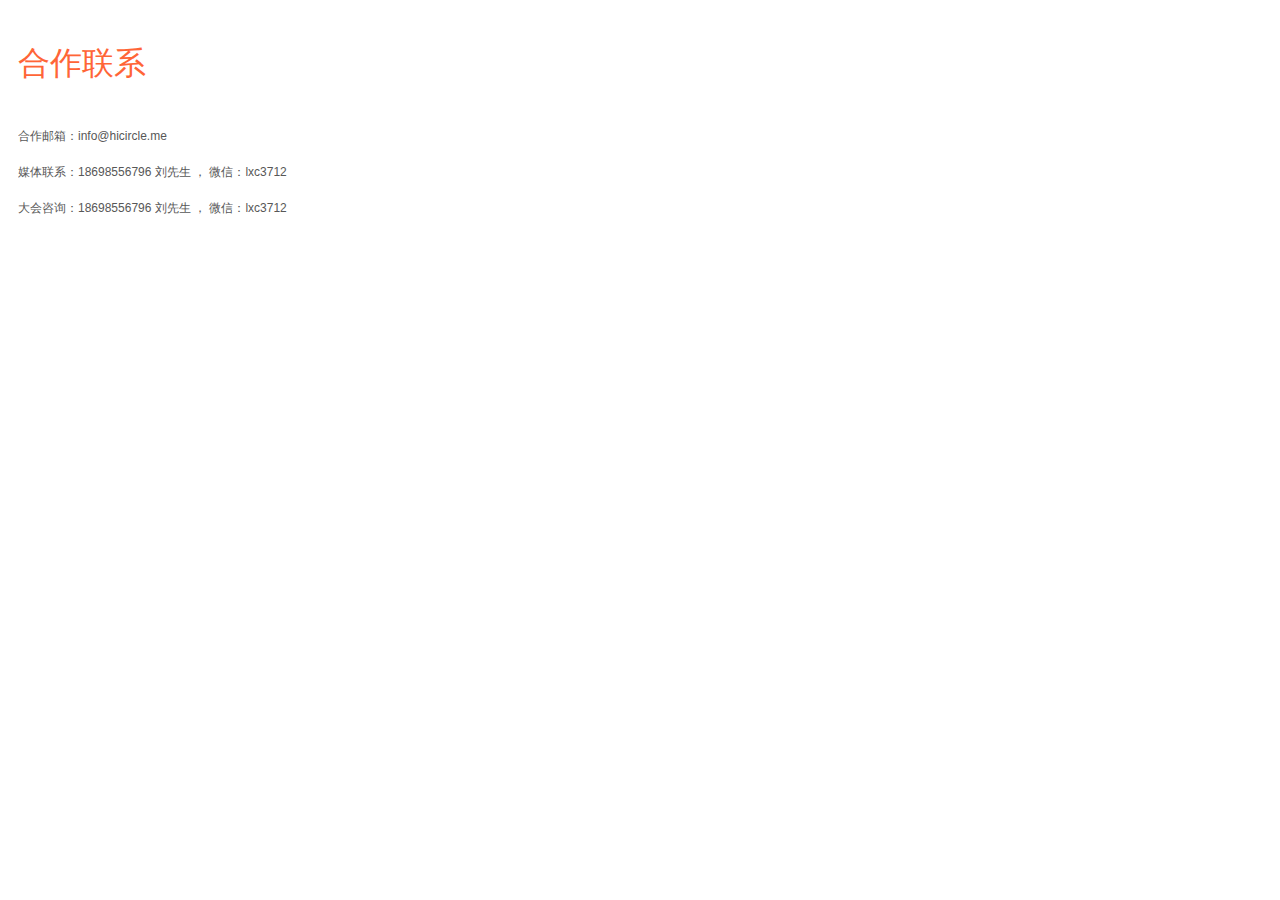
<file: sponsor.html>
<html><head>
    <meta http-equiv="Content-Type" content="text/html; charset=utf-8">
    
    <meta name="viewport" content="width=device-width, initial-scale=1.0, maximum-scale=1.0">
    
    <meta name="apple-mobile-web-app-capable" content="yes">
    
    
    
    <meta name="format-detection" content="telephone=no">
    <link href="./favicon.ico" rel="shortcut icon" type="image/x-icon">

    <title>2017中国互联网前沿科技峰会</title>

    <link href="./css/index-mobile.css" rel="stylesheet">

</head>
<body>
    <div class="container">
        <section class="payment-method">
            <div class="sponsor-module-next">
                <p class="sponsor-theme">合作联系</p>
                <div class="sponsor-contact-left">
                    <p class="sponsor-contact-text">合作邮箱：info@hicircle.me</p>
                    <p class="sponsor-contact-text">媒体联系：18698556796 刘先生 ， 微信：lxc3712</p>
                    <p class="sponsor-contact-text">大会咨询：18698556796 刘先生 ， 微信：lxc3712</p>
                </div>
                <div class="sponsor-contact-right">

                </div>
            </div>
        </section>
    </div>
</body></html>
</file>
<file: css/index.css>
* {
    margin: 0;
    padding: 0;
    box-sizing: border-box;
}

html {
    font-family: 'Microsoft YaHei',Arial, Helvetica, sans-serif;
    font-weight: 400;
    margin: 0;
    padding: 0;
}

section {
    width: 1220px;
    margin: 0 auto;
}

.header {
    min-width: 1220px;
}

.banner {
    background: url("../img/bg6.jpg") center;
    padding-top: 70px;
    height: 600px;
}

.title-img {
    display: block;
    margin-left: auto;
    margin-right: auto;
    height: 258px;
    width: 800px;
}

.banner-button {
    background-color: #FF6537;
    margin-left: auto;
    margin-right: auto;
    margin-top: 20px;
    height: 50px;
    width: 188px;
    border-radius: 2px;
}

.post-button {
    background-color: #20A2D0;
    margin-left: auto;
    margin-right: auto;
    height: 40px;
    width: 160px;
    border-radius: 3px;
    color: #fff;
    line-height: 40px;
}


.banner-button-en {
    background-color: #FF6537;
    margin-left: auto;
    margin-right: auto;
    margin-top: 20px;
    height: 50px;
    width: 250px;
    border-radius: 2px;
    color: #fff;
    font-size: 24px;
    text-align: center;
    line-height: 50px;
}

.banner-button p {
    color: #fff;
    font-size: 24px;
    text-align: center;
    line-height: 50px;
}

.nav-wrapper {
    height: 100px;
}

.navigation {
    background-color: #252525;
    height: 100px;
}

.navigation-fixed {
    width: 100%;
    position: fixed;
    background-color: #252525;
    top: 0;
    z-index: 1;
    padding-left: 20px;
    padding-right: 20px;
}

.navigation-content {
    height: 100px;
    width: 1180px;
    margin: auto;
}

.navigation-list {
    float: left;
}

.navigation-item {
    float: left;
    margin-right: 42px;
    cursor: pointer;
}

    .navigation-item p {
        color: #fff;
        font-size: 18px;
        text-align: center;
        line-height: 100px;
    }

.navigation-button {
    float: right;
    margin-top: 8px;
    height: 68px;
    width: 180px;
    color: #ffffff;
    background-color: #FF6537;
    border-radius: 2px;
}

.navigation-button-en {
    float: right;
    margin-top: 30px;
    height: 40px;
    width: 120px;
    border: 2px solid #FF6537;
    border-radius: 2px;
}

    .navigation-button-en p {
        color: #FF6537;
        font-size: 18px;
        text-align: center;
        line-height: 36px;
    }

.nav-button-buy-text {
    font-size: 28px;
    font-weight: bold;
    text-align: center;
    border-radius: 3px;
    margin-top: 3px;
    margin-bottom: 2px;
}

#countdown {
    font-size: 14px;
    font-weight: bold;
    text-align: center;
}

.introduction-text {
    margin: 88px auto 48px;
    width: 1180px;
}

    .introduction-text p {
        font-size: 18px;
        line-height: 36px;
        color: #575757;
    }

.ticket-table {
    margin: auto;
    width: 1180px;
}

.ticket-star {
    display: block;
    overflow: hidden;
    margin-top: 42px;
    margin-bottom: 22px;
    line-height: 24px;
    margin-left: 30px;
}

.ticket-star-img {
    float: left;
    margin-right: 10px;
}

.ticket-star-text {
    float: left;
    line-height: 28px;
}

.ticket-table-title {
    background-color: #eee;
    height: 60px;
}

.table-title-item {
    float: left;
    width: 210px;
}

    .table-title-item p {
        text-align: center;
        line-height: 60px;
        color: #818181;
        font-size: 18px;
    }

.table-content-row {
    height: 60px;
    border-bottom: 1px solid #eee;
}

.table-content-item {
    float: left;
    width: 210px;
}

.table-content-item {
    font-size: 19px;
    color: #454545;
    text-align: center;
    line-height: 60px;
}

.price {
    /*opacity: 0.5;*/
}

.discount {
}

.discount-price {
    color: #FF6537;
}

.buy-ticket-button {
    float: left;
    margin-top: 12px;
    margin-left: auto;
    margin-right: auto;
    background-color: #FF6537;
    border-radius: 2px;
    width: 88px;
    height: 36px;
    line-height: 36px;
    text-align: center;
    color: #fff;
    font-size: 17px;
    cursor: pointer;
}

.buy-ticket-button-en {
    float: left;
    margin-top: 12px;
    margin-left: auto;
    margin-right: auto;
    background-color: #FF6537;
    border-radius: 2px;
    width: 110px;
    height: 36px;
    line-height: 36px;
    text-align: center;
    color: #fff;
    font-size: 17px;
    cursor: pointer;
}

.partner-content {
    width: 1180px;
    margin: 42px auto auto;
    display: block;
    overflow: hidden;
}

.partner-category {
    display: block;
    overflow: hidden;
}

.partner-category-title {
    height: 42px;
    border-bottom: 1px solid #eee;
    margin-top: 10px;
}

.partner-category-name {
    float: left;
    width: 500px;
    text-align: left;
    font-size: 24px;
    color: #454545;
}

.partner-category-entry {
    display: block;
    text-decoration: none;
    margin-right: 20px;
    text-align: left;
    font-size: 20px;
    color: #FF6537;
    margin-top: 20px;
    margin-bottom: 0;
}

.partner-category-title a {
    float: right;
    font-size: 20px;
    color: #FF6537;
    text-decoration: none;
}

.partners {
    display: block;
    overflow: hidden;
}

.partner-logo {
    float: left;
    height: 80px;
    width: 166px;
    margin-top: 18px;
    margin-bottom: 18px;
    margin-right: 18px;
    border: 1px solid #eee;
}

.partner-viplogo {
    display: block;
    overflow: hidden;
    height: 80px;
    width: 166px;
    margin-top: 18px;
    margin-bottom: 38px;
    margin-right: 18px;
    border: 1px solid #eee;
    float: left;
}

.partner-viptext {
    margin-top: 18px;
    float: left;
    display: block;
    overflow: hidden;
    width: 375px;
    line-height: 36px;
    color: #575757;
    margin-right: 20px;
    text-align: justify;
}

    .partner-viptext a {
        color: #FF6537;
    }

.footer {
    background-color: #252525;
    height: 115px;
    min-width: 1220px;
    margin-left: auto;
    margin-right: auto;
    margin-top: 20px;
}

.footer-content {
    margin: auto;
    width: 1220px;
    height: 115px;
}

.footer-part1 {
    height: 115px;
    float: left;
    margin-left: 20px;
}

.footer-name {
    margin-top: 24px;
    color: #fff;
    font-size: 20px;
}

.footer-url {
    margin-top: 12px;
    color: #fff;
    font-size: 20px;
}

.footer-part2 {
    float: right;
    height: 28px;
    width: 800px;
    margin-top: 30px;
    margin-right: 20px;
}

.footer-row1-item {
}

.footer-img {
    float: right;
    margin-left: 36px;
    width: 28px;
    height: 28px;
}

.footer-text {
    float: right;
    margin-left: 12px;
    font-size: 20px;
    color: #fff;
}

.footer-row2 {
    padding: 10px 0px;
    font-size: 13px;
    color: #fff;
    opacity: 0.3;
}

.footer-row3 {
    padding: 10px 0px;
    font-size: 13px;
    color: #fff;
    opacity: 0.8;
}

.footer-link {
    color: #fff;
    text-decoration: none;
}



.title {
    /* 瀹氫綅 */
    width: 1180px;
    margin: 88px auto 0px;
    /* 鎺掔増 */
    text-align: center;
    color: #FF6537;
}

.maintitle {
    font-size: 32px;
    margin-bottom: 8px;
}

.englishtitle {
    margin-top: 0px;
    font-size: 20px;
}

.speaker-content {
    width: 1060px;
    margin: auto;
    display: block;
    overflow: hidden;
}

.speaker-content-cell {
    /* 鐩掓ā鍨� */
    width: 325px;
    display: block;
    float: left;
    height: 433px;
    overflow: hidden;
    /*瀹氫綅*/
    margin-top: 80px;
    /* 鍏朵粬 */
    text-align: center;
}

.null {
    width: 40px;
    height: 210px;
    float: left;
}

.speaker-content-cell-headImage {
    margin-bottom: 20px;
    border-radius: 100px;
}

.speaker-content-cell-name {
    color: #020202;
    font-size: 22px;
    font-weight: 500;
    margin-bottom: 14px;
}

.speaker-content-cell-career {
    color: #acacac;
    font-size: 16px;
    margin-bottom: 12px;
}

.speaker-content-cell-introduction {
    color: #515151;
    font-size: 15px;
    line-height: 22px;
    text-align: left;
}

.line {
    float: left;
    background-color: #eee;
    height: 1px;
    width: 1167px;
    margin-top: 48px;
}

.activity {
    width: 1168px;
    display: block;
    overflow: hidden;
    margin: auto auto 48px;
}

.activity-front {
    margin-top: 42px;
    display: block;
    overflow: hidden;
    text-align: center;
}

.activity-next {
    display: block;
    overflow: hidden;
}

.activity-frontline {
    width: 1177px;
    height: 70px;
    margin: auto;
    background-color: #f5f5f5;
    line-height: 70px;
    color: #454545;
    font-size: 24px;
}

.activity-left {
    float: left;
    width: 166px;
    line-height: 70px;
    color: #454545;
    font-size: 24px;
    border-right: 1px solid #eee;
}

.activity-right {
    width: 1002px;
    float: left;
    line-height: 70px;
    color: #454545;
    font-size: 24px;
}

.activity-mastercontent {
    display: block;
    overflow: hidden;
    /*border-bottom: 1px solid #eee;*/
}

.activity-content {
    display: block;
    overflow: hidden;
    border-bottom: 1px solid #eee;
}

.activity-content-main {
    height: 115px;
    border-right: 1px solid #eee;
    border-left: 1px solid #eee;
}

.activity-content-main-left {
    float: left;
    width: 166px;
    height: 100%;
    border-right: 1px solid #eee;
}

    .activity-content-main-left img {
        margin: 32px auto;
    }

.activity-content-main-right {
    float: left;
    width: 1000px;
    height: 100%;
}

    .activity-content-main-right p {
        margin-left: 60px;
        color: #454545;
        font-size: 20px;
        text-align: left;
        line-height: 115px;
    }

.activity-content-left {
    float: left;
    width: 167px;
    height: 690px;
    border-right: 1px solid #eee;
    border-left: 1px solid #eee;
}

.activity-content-right {
    float: left;
    width: 998px;
    display: block;
    overflow: hidden;
    border-right: 1px solid #eee;
}

.activity-content-rightcell {
    display: block;
    overflow: hidden;
    text-align: left;
}

.activity-content-time img {
    float: left;
    margin-right: 12px;
}

.activity-content-time p {
    float: left;
    font-size: 16px;
    color: #FF6537;
}

.activity-content-time {
    margin-top: 32px;
    margin-left: 32px;
    display: block;
    line-height: 18px;
    overflow: hidden;
}

.activity-content-title {
    margin-top: 12px;
    margin-left: 60px;
    font-size: 20px;
    color: #454545;
    text-align: left;
    line-height: 30px;
}

.activity-content-line {
    background-color: #eee;
    height: 1px;
    width: 890px;
    margin-top: 22px;
    margin-left: 60px;
}

.activity-frontline-right {
    width: 1002px;
    float: left;
    font-size: 20px;
    color: #454545;
}

.activity-frontline-rightbutton {
    width: 334px;
    height: 70px;
    padding-top: 10px;
    float: left;
}

    .activity-frontline-rightbutton p {
        line-height: 24px;
    }

.activity-content-button {
    display: block;
    border-left: 1px solid #eee;
    border-right: 1px solid #eee;
    overflow: visible;
}

.verticalline-down {
    margin: auto;
    width: 2px;
    height: 59px;
    margin-top: -2px;
    background-color: #eee;
}

.activity-content-leftbutton {
    width: 166px;
    float: left;
    height: 115px;
    border-right: 1px solid #eee;
    border-left: 1px solid #eee;
    overflow: visible;
}

    .activity-content-leftbutton img {
        margin: auto;
        margin-top: 32px;
    }

.activity-content-rightbutton {
    width: 1000px;
    float: left;
    border-right: 1px solid #eee;
}

.ticket-content {
    width: 1168px;
    display: block;
    overflow: hidden;
    margin: auto auto 48px;
}

.ticket-content-subcontent {
    width: 1168px;
    display: block;
    overflow: hidden;
    margin: auto auto 20px;
}

.ticket-content-shortinfo {
    margin-top: 42px;
    font-size: 22px;
    color: #454545;
    margin-bottom: 24px;
}

.ticket-content-name {
    font-size: 24px;
    color: #FF6537;
    margin-bottom: 16px;
}

.ticket-content-info {
    font-size: 18px;
    color: #575757;
    line-height: 36px;
    width: 950px;
    float: left;
}

.ticket-content-image {
    margin-top: -40px;
    float: left;
    margin-left: 44px;
    margin-bottom: 32px;
}

.ticket-content-info2 {
    font-size: 18px;
    color: #575757;
    line-height: 36px;
    margin-bottom: 32px;
}

ul {
    margin-left: 20px;
}

li {
    /*margin-bottom: 18px;*/
    line-height: 36px;
}

.ticket-content-cell {
    font-size: 18px;
    width: 380px;
    float: left;
    color: #575757;
}

.club-content {
    width: 1168px;
    display: block;
    overflow: hidden;
    margin: 54px auto 48px;
}

.club-content-image {
    float: left;
    width: 152px;
}

    .club-content-image img {
        display: block;
        width: 152px;
        vertical-align: top;
    }

.club-content-info {
    float: left;
    width: 950px;
    font-size: 18px;
    color: #575757;
    line-height: 36px;
    margin-left: 45px;
}

.club-label {
    margin-top: 12px;
    text-align: center;
    font-size: 14px;
    color: #818181;
}

.highlights {
}

.highlights-content {
    width: 1060px;
    margin: auto;
    display: block;
    overflow: hidden;
    padding-left: 20px;
    padding-right: 20px;
    padding-bottom: 80px;
    margin-top: 60px;
}

.highlights-cell {
    clear: both;
}

    .highlights-cell img {
        float: left;
    }

.highlights-cell-title {
    font-size: 24px;
    color: #FF6537;
}

.highlights-cell-content {
    margin-bottom: 20px;
    font-size: 18px;
    color: #575757;
    line-height: 36px;
}

.highlights-cell-right {
    float: left;
    width: 930px;
    margin-left: 30px;
}

.conference-info{
    color:#575757;
    line-height:30px;
}

.conference-info-title{
    color:#454545;
    font-weight:bold;
}







.theme-content {
    display: -ms-flexbox;
    display: flex;
    -ms-flex-direction: row;
    flex-direction: row;
    -ms-flex-wrap: wrap;
    flex-wrap: wrap;
    -ms-flex-pack: justify;
    justify-content: space-between;
    -ms-flex-align: start;
    align-items: flex-start;
    width: 826px;
    margin: 0 auto;
}

.theme-content__item {
    width: 190px;
    margin: 0;
}
.theme-content__item__title {
    display: block;
    margin: 0 auto;
}
.theme-content__item__title {
    font-size: 22px;
    color: #fff;
    text-align: center;
    margin: 26px 0 14px;
}
.theme-content__item__icon {
    display: block;
    margin: 0 auto;
    width: 80px;
    height: 80px;
}
.theme-content__item__subtitle {
    font-size: 17px;
    color: #fff;
    text-align: center;
}


.location {
    width: 850px;
    margin: 0 auto;
    display: -ms-flexbox;
    display: flex;
    -ms-flex-direction: row;
    flex-direction: row;
    -ms-flex-wrap: nowrap;
    flex-wrap: nowrap;
    -ms-flex-pack: justify;
    justify-content: space-between;
    -ms-flex-align: center;
    align-items: center;
}

.location_icon {
    width: 370px;
    display: block;
}
</file>
<file: css/index-mobile.css>
/*reset default style */
* {
    margin: 0;
    padding: 0;
    box-sizing: border-box;
}

/*默认文字大小改为10px*/
html {
    font-size: 62.5%;
    font-family: 'Microsoft YaHei', Arial, Helvetica, sans-serif;
}

/*使用rem相对根元素设置字体大小，Chrome中文最低支持字体大小为12px*/
body {
    font-size: 1.2rem;
    float: left;
}

section {
    width: 100%;
    min-height: 3rem;
    padding: 0 1.8rem;
}

.container {
    float: left;
}

#header {
    width: 100%;
    padding: 0;
    float: left;
    position: relative;
}

.banner-bg {
    float: left;
    display: block;
    width: 100%;
}

.banner {
    float: left;
}

.banner-desc-wrapper {
    position: absolute;
}

.banner-desc {
    display: block;
    width: 100%;
    margin: 2.8rem auto auto;
}

.banner-buy-ticket {
    text-align: center;
    margin: 1.5rem auto auto;
    left: 50%;
    display: block;
    width: 8.6rem;
    height: 2.4rem;
    background-color: #FF6537;
    color: white;
    font-size: 1.0rem;
    line-height: 2.4rem;
    border-radius: 0.2rem;
}

.line {
    margin-top: 2rem;
    height: 1px;
    border-bottom: 1px solid #eee;
}

.title {
    margin-top: 3rem;
    margin-bottom: 1.6rem;
    color: #FF6537;
    text-align: center;
}

    .title h2 {
        font-size: 2rem;
        margin-bottom: 0.4rem;
        font-weight: normal;
    }

    .title h3 {
        font-size: 1.8rem;
        font-weight: normal;
    }

.content {
    color: #575757;
    font-size: 1.2rem;
}

    .content p {
        line-height: 1.8rem;
        margin-bottom: 2.4rem;
    }

        .content p a {
            color: #FF6537;
            text-decoration: none;
        }

.lecturer {
    display: table-row;
}

.lecturer-avatar {
    display: table-cell;
    padding-right: 1rem;
}

    .lecturer-avatar img {
        display: block;
        width: 6rem;
    }

.lecturer-intro {
    display: table-cell;
    vertical-align: top;
    padding-bottom: 1.6rem;
}

    .lecturer-intro p {
        margin-bottom: 0.6rem;
    }

.lecturer-intro-name {
    color: #020202;
    font-weight: 600;
    font-size: 1.4rem;
}

.lecturer-intro-brief {
    font-size: 1.2rem;
    color: #acacac;
}

.schedule {
    display: table-row;
}

.schedule-breakout h2 {
    color: #FF6537;
    margin: 2rem 0;
    font-weight: 500;
}

.schedule-breakout h3 {
    color: #FF6537;
    margin-top: -1.6rem;
    margin-bottom: 2rem;
    font-weight: 500;
}

.schedule-avatar {
    display: table-cell;
    padding: 0.6rem 0;
}

.schedule-avatar-holder {
    position: relative;
    width: 100%;
    height: 100%;
    background-color: white;
}

.schedule-avatar-line {
    position: absolute;
    width: 2px;
    height: 100%;
    background-color: #e0e0e0;
    left: 50%;
    padding-left: -1px;
}

.schedule-avatar img {
    display: block;
    width: 4.4rem;
    border-radius: 50%;
    z-index: 1000;
}

.schedule-clock {
    display: table-cell;
    vertical-align: top;
    padding-left: 1.4rem;
    padding-right: 0.6rem;
    padding-top: 0.8rem;
}

    .schedule-clock img {
        display: block;
        width: 1.4rem;
    }

.schedule-detail {
    display: table-cell;
    vertical-align: top;
    border-bottom: 1px solid #eee;
    padding-top: 0.6rem;
    width: 100%;
}

.schedule-detail-main {
    margin-bottom: 0.3rem;
    float: left;
    height: 100%;
}

    .schedule-detail-main p {
        margin-left: 1.4rem;
        margin-bottom: 0;
        font-size: 1.4rem;
    }

.schedule-detail-time {
    font-size: 1.4rem;
    color: #FF6537;
    margin-bottom: 1rem;
}

.schedule-detail-topic {
    font-size: 1.4rem;
    color: #252525;
    margin-bottom: 1.2rem;
}

.training h2 {
    font-weight: 500;
    color: #252525;
    margin-bottom: 0.6rem;
}

.training h3 {
    font-weight: normal;
    color: #FF6537;
    margin-bottom: 1.8rem;
}

.training img {
    display: block;
    float: right;
    width: 8rem;
    margin-bottom: 1rem;
}

.training p {
    font-size: 1.2rem;
}

.training ul {
    font-size: 1.2rem;
    color: #FF6537;
    list-style: inside;
    margin-bottom: 2rem;
}

.club {
    display: table-row;
}

.club-qrcode {
    display: table-cell;
    text-align: center;
    vertical-align: top;
    font-size: 1.2rem;
    color: #818181;
}

    .club-qrcode img {
        display: block;
        width: 8.8rem;
        margin-bottom: 1rem;
    }

.club-desc {
    display: table-cell;
    padding-left: 1rem;
}

.ticket-declare {
    height: 1.8rem;
}

.ticket-declare-img {
    float: left;
    width: 1.2rem;
    height: 1.2rem;
    margin-top: 0.3rem;
    margin-right: 0.3rem;
}

.ticket-declare-text {
    float: left;
    line-height: 1.8rem;
    font-size: 1.2rem;
    color: #575757;
    margin-bottom: 0.6rem;
}

.ticket-table-row,
.ticket-table-row-en {
    display: table;
    width: 100%;
    text-align: center;
    vertical-align: middle;
    border-bottom: 1px solid #eee;
    /*word-wrap: break-word;*/
}

.ticket-table-row-title,
.ticket-table-row-title-en {
    display: table;
    width: 100%;
    background-color: #f5f6f6;
    text-align: center;
    word-wrap: break-word;
}

.ticket-table-row-title-cell {
    display: table-cell;
    color: #818181;
    margin: 0;
    width: 17%;
    line-height: 4rem;
    float: left;
}

.ticket-table-row-title-en .ticket-table-row-title-cell,
.ticket-table-row-en .ticket-table-cell {
    display: table-cell;
    font-size: 1.2rem;
    line-height: 4.2rem;
    min-width: 20%;
    float: left;
}

.ticket-table-cell {
    display: table-cell;
    font-size: 1.2rem;
    line-height: 4.2rem;
    width: 17%;
    float: left;
}

.ticket-table-cell-small {
    width: 14%;
}

.ticket-table-cell-large {
    width: 20%;
}


.ticket-button-wrapper {
    height: 4.2rem;
    width: 15%;
    float: left;
}

.ticket-button {
    margin: 0.9rem auto auto;
    height: 2.4rem;
    width: 80%;
    background-color: #FF6537;
    border-radius: 4px;
    line-height: 2.4rem;
    text-align: center;
    font-size: 1.2rem;
    color: #fff;
}

.post-button {
    margin: 0px 10px;
    height: 2.4rem;
    width: 70%;
    background-color: #20A2D0;
    border-radius: 4px;
    line-height: 2.4rem;
    text-align: center;
    font-size: 1.2rem;
    color: #fff;
}

.quote-price {
}

.price {
    color: #FF6537;
}

/*.partner h2 {*/
/*font-weight: 500;*/
/*color: #252525;*/
/*margin-top: 1rem;*/
/*margin-bottom: 1.4rem;*/
/*text-decoration: none;*/
/*}*/

.partner-category-title {
    height: 4rem;
}

    .partner-category-title h2 {
        float: left;
        line-height: 4rem;
        font-weight: 500;
        color: #252525;
        width: 100%;
    }

    .partner-category-title p {
        float: right;
        line-height: 4rem;
        margin: auto;
        color: #FF6537;
        font-size: 1.2em;
    }


.partner h2 {
    margin-top: 1rem;
    margin-bottom: 0.6rem;
}

.partner-row {
    display: table-row;
}

.partner-vertical {
    float: left;
}

.partner-desc-wrapper {
    float: left;
    width: 100%;
    margin-bottom: 1.5rem;
}

.partner-desc {
    width: 68%;
    float: right;
    text-align: justify;
}

    .partner-desc a {
        color: #FF6537;
    }

.partner-logo-float {
    width: 25%;
    float: left;
}

    .partner-logo-float img {
        width: 7.2rem;
        border: 1px solid #eee;
    }

.partner-logo {
    display: table-cell;
    width: 30%;
    padding-right: 5%;
}

    .partner-logo img {
        width: 8.2rem;
        border: 1px solid #eee;
    }

.sponsor-link {
    color: #FF6537;
    font-size: 1.2em;
    text-decoration: none;
}

    .sponsor-link p {
        margin-top: 0.8rem;
    }

#footer {
    margin-bottom: 1.5rem;
    padding-bottom: 1.5rem;
}

.footer-content {
    font-size: 1.4rem;
    margin: 0.6rem 0;
    min-height: 2rem;
}

    .footer-content img {
        float: left;
        display: block;
        width: 1.6rem;
        margin-right: 1rem;
    }

    .footer-content span {
        float: left;
        display: block;
        line-height: 1.6rem;
    }

.clearfx {
    clear: both;
}


#conference p{
    line-height:1.6rem;
    margin-bottom:1rem;
}

#conference img{
    width:100%;
}

.conference-info-title{
    float: left;
    line-height: 4rem;
    font-weight: 500;
    color: #252525;
    width: 100%;
}

.sponsor-module-next {
    margin-top: 42px;
    margin-bottom: 150px;
}

.sponsor-theme {
    color: #FF6537;
    font-size: 32px;
    margin-bottom: 32px;
}

.sponsor-contact-left {
    display: block;
    overflow: hidden;
}

.sponsor-contact-text {
    color: #575757;
    line-height: 36px;
}
.spnsor-content {
    
}
.section_content {
    padding: 0 6.4%;
}
.feature_item {
    width: 25%;
    float: left;
    margin-bottom: 30px;
    height: 88px;
    padding: 1px 2.5%;
}

.feature_item_hi {
    width: 33.33%;
    float: left;
    margin-bottom: 30px;
    height: 88px;
    }

.feature_item_hi>img {
    display: block;
    width: 100%;
    margin-bottom: 5px;
    padding: 1px 18%;
}

.feature_item>img {
    display: block;
    width: 100%;
    margin-bottom: 5px;
}
.section_header_title {
    font-size: 18px;
    text-align: center;
}
.section_header_line {
    margin: 12px auto 14px;
    width: 13%;
    height: 2px;
    background-color: #3c67b1;
}
</file>
